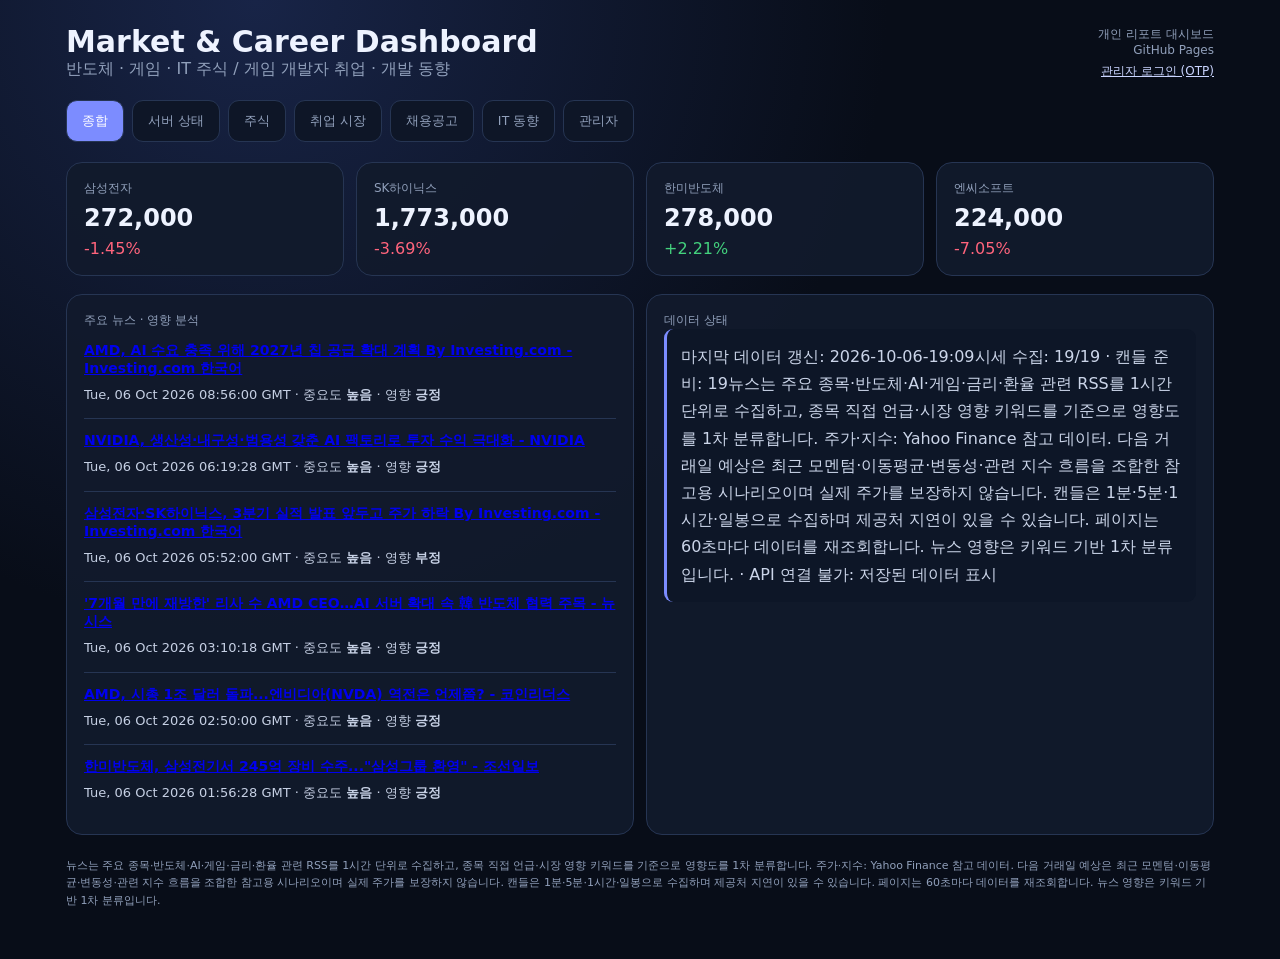
<file: index.html>
<!doctype html>
<html lang="ko"><head><meta charset="utf-8"><link rel="stylesheet" href="research-export.css"><meta name="viewport" content="width=device-width,initial-scale=1">
<title>Market & Career Dashboard</title>
<style>
:root{--bg:#080d18;--panel:#111a2c;--line:#263553;--text:#eef3ff;--muted:#91a0bb;--accent:#7c8cff;--up:#43d17d;--down:#ff647c}
*{box-sizing:border-box}body{margin:0;background:radial-gradient(circle at 20% 0,#182447,#080d18 45%);color:var(--text);font-family:system-ui,"Noto Sans KR",sans-serif}.app{max-width:1180px;margin:auto;padding:24px 16px 50px}
header{display:flex;justify-content:space-between;gap:16px;align-items:end;margin-bottom:20px}h1{margin:0;font-size:30px}.sub,.muted{color:var(--muted)}.date{text-align:right;font-size:12px;color:var(--muted)}
nav{display:flex;gap:8px;overflow:auto;margin-bottom:20px}nav .nav-link{display:inline-flex;align-items:center;justify-content:center;flex:0 0 auto;border:1px solid var(--line);background:#0e1627;color:var(--muted);padding:11px 15px;border-radius:11px;white-space:nowrap;font-size:13px;text-decoration:none}nav .nav-link:hover{background:#182442;color:var(--text)}nav .nav-link:focus-visible{outline:2px solid var(--accent);outline-offset:2px}button{border:1px solid var(--line);background:#0e1627;color:var(--muted);padding:11px 15px;border-radius:11px;cursor:pointer;white-space:nowrap}button.active{background:var(--accent);color:white}
.view{display:none}.view.active{display:block}#v8:not(.active) #liveTradingPanel,#v8:not(.active) #tradingPanel{display:none!important}.cards{display:grid;grid-template-columns:repeat(4,1fr);gap:12px}.stock-layout{display:grid;grid-template-columns:minmax(0,1fr) 360px;gap:16px;align-items:start}.stock-main{min-width:0}.stock-group{background:#111a2cf0;border:1px solid var(--line);border-radius:16px;padding:14px;margin-bottom:16px}.stock-group-title{font-size:13px;color:var(--muted);font-weight:700;margin:0 0 10px}.stock-grid{display:grid;grid-template-columns:repeat(2,minmax(0,1fr));gap:8px}.stock-grid .item{padding:12px;border:1px solid transparent;border-radius:10px}.stock-news-panel{position:sticky;top:12px;background:#111a2cf0;border:1px solid var(--line);border-radius:16px;padding:14px;height:calc(100vh - 36px);max-height:760px;overflow:hidden}.stock-news-head{display:flex;justify-content:space-between;align-items:center;gap:8px;padding-bottom:10px;border-bottom:1px solid var(--line);margin-bottom:4px}.stock-news-scroll{height:calc(100% - 42px);overflow-y:auto;padding-right:5px}.stock-news-scroll::-webkit-scrollbar{width:7px}.stock-news-scroll::-webkit-scrollbar-thumb{background:#334365;border-radius:8px}.stock-news-scroll::-webkit-scrollbar-track{background:#0b1322;border-radius:8px}.grid{display:grid;grid-template-columns:1fr 1fr;gap:12px;margin-top:18px}.card{background:#111a2cf0;border:1px solid var(--line);border-radius:16px;padding:17px}.label{font-size:12px;color:var(--muted)}.big{font-size:24px;font-weight:800;margin:7px 0}.up{color:var(--up)}.down{color:var(--down)}.item{padding:13px 0;border-bottom:1px solid var(--line)}.item:last-child{border:0}.stock-click{cursor:pointer}.stock-click:hover{background:#18233b}.modal{display:none;position:fixed;inset:0;background:rgba(0,0,0,.78);z-index:9999;padding:12px;overflow-y:auto;-webkit-overflow-scrolling:touch}.modal.open{display:flex;align-items:center;justify-content:center}.modal-box{width:100%;max-width:760px;max-height:calc(100dvh - 24px);overflow-y:auto;background:#111a2c;border:1px solid var(--line);border-radius:18px;padding:18px;position:relative}.modal-head{display:flex;justify-content:space-between;gap:12px;align-items:start}.modal-close{font-size:20px;padding:5px 10px}.forecast{display:grid;grid-template-columns:1fr 1fr;gap:12px;margin-top:14px}.forecast-card{background:#0d1627;border:1px solid var(--line);border-radius:12px;padding:15px}.forecast-price{font-size:20px;font-weight:800;margin:8px 0}.mini{font-size:12px;color:var(--muted);line-height:1.7}@media(max-width:600px){.forecast{grid-template-columns:1fr}.modal{padding:8px}.modal-box{max-height:calc(100dvh - 16px);padding:15px;border-radius:14px}.modal-head h2{font-size:20px;margin:5px 0}.modal-close{min-width:44px;min-height:44px}.forecast-price{font-size:18px}}.item h3{font-size:14px;margin:0 0 6px}.item p{font-size:13px;line-height:1.65;color:#c6d0e4;margin:0}.tag{display:inline-block;background:#202c49;border-radius:999px;padding:5px 8px;font-size:11px;margin:4px}.chart-card{margin-top:14px}.chart-toolbar{display:flex;justify-content:space-between;align-items:center;gap:10px;margin-top:10px}.chart-change{margin-left:10px;font-weight:700}.chart-ranges{display:flex;gap:5px}.chart-range{padding:7px 10px;font-size:11px}.chart-range.selected{background:var(--accent);color:#fff}.candle-scroll{overflow-x:auto;-webkit-overflow-scrolling:touch}.candle-scroll svg{min-width:100%;height:420px;background:#0b1322;border-radius:12px}.candle-wick{stroke:#9aa8c4;stroke-width:1}.candle-up{fill:#43d17d;stroke:#43d17d}.candle-down{fill:#ff647c;stroke:#ff647c}.chart-stats{display:flex;gap:16px;flex-wrap:wrap;margin:10px 0;font-size:12px;color:var(--muted)}.price-chart.detailed{margin-top:6px}.price-chart.detailed svg{height:390px;background:#0b1322;border-radius:12px}.chart-axis{fill:#91a0bb;font-size:12px}.chart-grid{stroke:#263553;stroke-width:1}.chart-history{fill:none;stroke:#7c8cff;stroke-width:3}.chart-short{stroke:#43d17d;stroke-width:3;stroke-dasharray:8 6}.chart-bull{stroke:#43d17d;stroke-width:2;stroke-dasharray:5 5}.chart-bear{stroke:#ff647c;stroke-width:2;stroke-dasharray:5 5}.chart-long{stroke:#f2c14e;stroke-width:3;stroke-dasharray:10 6}.chart-dot{fill:#eef3ff}.chart-legend{display:flex;flex-wrap:wrap;gap:10px;margin-top:9px;font-size:11px;color:#91a0bb}@media(max-width:600px){.chart-toolbar{align-items:flex-start;flex-direction:column}.chart-ranges{width:100%}.chart-range{flex:1}.price-chart.detailed svg{height:300px}.chart-axis{font-size:10px}.chart-stats{gap:10px}}.price-chart{margin-top:10px}.price-chart svg{width:100%;height:250px;display:block;background:#0b1322;border-radius:12px}.chart-grid{stroke:#263553;stroke-width:1}.chart-history{fill:none;stroke:#7c8cff;stroke-width:3}.chart-short{stroke:#43d17d;stroke-width:3;stroke-dasharray:7 6}.chart-bull{stroke:#43d17d;stroke-width:2;stroke-dasharray:5 5}.chart-bear{stroke:#ff647c;stroke-width:2;stroke-dasharray:5 5}.chart-long{stroke:#f2c14e;stroke-width:3;stroke-dasharray:9 6}.chart-dot{fill:#eef3ff}.chart-legend{display:flex;flex-wrap:wrap;gap:8px;margin-top:8px;font-size:11px;color:#91a0bb}.chart-empty{padding:30px;text-align:center;color:#91a0bb}.signal{background:#0d1627;border-left:3px solid var(--accent);padding:14px;border-radius:9px;line-height:1.7;color:#cbd5e9}.pair-grid{display:grid;grid-template-columns:1fr 1fr;gap:10px;margin-top:12px}.pair-box{background:#0d1627;border:1px solid var(--line);border-radius:12px;padding:14px}.pair-price{font-size:21px;font-weight:800;margin:5px 0}.pair-meta{font-size:12px;color:var(--muted);line-height:1.7}.pair-bar{height:8px;background:#202c49;border-radius:999px;overflow:hidden;margin-top:10px}.pair-bar>i{display:block;height:100%;background:var(--accent)}@media(max-width:600px){.pair-grid{grid-template-columns:1fr}}.employment-chart-grid{display:grid;grid-template-columns:1fr 1fr;gap:12px;margin-top:12px}.employment-bars{display:flex;align-items:flex-end;gap:10px;height:230px;padding:18px 6px 28px;border-bottom:1px solid var(--line)}.employment-bar-wrap{flex:1;height:100%;display:flex;flex-direction:column;justify-content:flex-end;align-items:center;gap:6px;min-width:0}.employment-bar-value{font-size:11px;font-weight:800}.employment-bar{width:min(42px,72%);min-height:4px;background:var(--accent);border-radius:6px 6px 2px 2px}.employment-bar-label{font-size:10px;color:var(--muted);white-space:nowrap}.employment-legend{display:flex;gap:12px;flex-wrap:wrap;margin-top:10px;font-size:11px;color:var(--muted)}.employment-legend span:before{content:"";display:inline-block;width:8px;height:8px;background:var(--accent);border-radius:2px;margin-right:5px}@media(max-width:800px){.employment-chart-grid{grid-template-columns:1fr}}.notice{margin-top:22px;font-size:11px;line-height:1.6;color:var(--muted)}.section-title{margin:20px 0 10px;font-size:15px}.live{font-size:11px;color:var(--up);margin-left:6px}.settings-form{display:grid;gap:12px;max-width:620px}.settings-form label{display:grid;gap:6px;font-size:12px;color:var(--muted)}.settings-form input{width:100%;padding:12px;border:1px solid var(--line);border-radius:10px;background:#0b1322;color:var(--text);font:inherit}.settings-actions{display:flex;gap:8px;flex-wrap:wrap}.settings-status{margin-top:12px}.secret-note{font-size:11px;line-height:1.6;color:var(--muted)}
.wallet-grid{display:grid;grid-template-columns:repeat(4,1fr);gap:10px;margin-top:12px}.wallet-stat{background:#0d1627;border:1px solid var(--line);border-radius:12px;padding:13px}.wallet-stat .value{font-size:20px;font-weight:800;margin-top:6px}.account-list{margin-top:12px}.account-row{padding:10px 0;border-bottom:1px solid var(--line);font-size:12px;line-height:1.65}.account-row:last-child{border-bottom:0}.order-meta{display:flex;gap:8px;flex-wrap:wrap;align-items:center}.order-badge{display:inline-block;padding:3px 7px;border-radius:999px;background:#202c49;font-size:10px}.order-buy{color:var(--up)}.order-sell{color:var(--down)}@media(max-width:800px){.wallet-grid{grid-template-columns:1fr 1fr}}@media(max-width:450px){.wallet-grid{grid-template-columns:1fr}}
@media(max-width:800px){.cards{grid-template-columns:1fr 1fr}.grid{grid-template-columns:1fr}.stock-layout{grid-template-columns:1fr}.stock-news-panel{position:relative;top:auto;height:460px;max-height:none}.stock-grid{grid-template-columns:1fr 1fr}header{align-items:start;flex-direction:column}.date{text-align:left}}@media(max-width:450px){h1{font-size:24px}.app{padding:18px 12px}.stock-grid{grid-template-columns:1fr}.stock-news-panel{height:420px}}
<style>
.trade-toggle{display:inline-flex;align-items:center;gap:10px;margin-top:8px}
.trade-toggle input{position:absolute;opacity:0;pointer-events:none}
.trade-switch{position:relative;width:52px;height:28px;border-radius:999px;background:#33405b;border:1px solid var(--line);display:inline-block;cursor:pointer;transition:.18s}
.trade-switch:after{content:"";position:absolute;top:3px;left:3px;width:20px;height:20px;border-radius:50%;background:#fff;transition:.18s}
.trade-toggle input:checked+.trade-switch{background:var(--up);border-color:var(--up)}
.trade-toggle input:checked+.trade-switch:after{transform:translateX(24px)}
.trade-toggle .toggle-text{font-weight:800;min-width:28px}
.trade-toggle input:disabled+.trade-switch{opacity:.45;cursor:not-allowed}
</style><style>.backtest-head{display:flex;justify-content:space-between;align-items:center;gap:12px;flex-wrap:wrap}.bt-progress{height:24px;background:#0b1322;border:1px solid var(--line);border-radius:999px;overflow:hidden;margin:14px 0}.bt-progress i{display:block;height:100%;width:0;background:linear-gradient(90deg,var(--accent),#43d17d);transition:width .5s}.bt-progress-text{font-size:26px;font-weight:900}.bt-grid{display:grid;grid-template-columns:repeat(4,1fr);gap:10px}.bt-stat{background:#0d1627;border:1px solid var(--line);border-radius:12px;padding:14px}.bt-stat .v{font-size:19px;font-weight:800;margin-top:5px}.bt-symbols{display:grid;grid-template-columns:repeat(3,1fr);gap:8px;margin-top:12px}.bt-symbol{background:#0d1627;border:1px solid var(--line);border-radius:10px;padding:12px}.bt-ok{color:var(--up)}.bt-wait{color:var(--muted)}.bt-log{background:#080d18;border:1px solid var(--line);border-radius:10px;padding:12px;white-space:pre-wrap;font:12px/1.55 ui-monospace,SFMono-Regular,Consolas,monospace;max-height:360px;overflow:auto;color:#c6d0e4}@media(max-width:800px){.bt-grid{grid-template-columns:1fr 1fr}.bt-symbols{grid-template-columns:1fr 1fr}}@media(max-width:450px){.bt-grid,.bt-symbols{grid-template-columns:1fr}.bt-progress-text{font-size:22px}}</style><style>.bt-mini-progress{height:7px;background:#202c49;border-radius:999px;overflow:hidden;margin-top:8px}.bt-mini-progress i{display:block;height:100%;background:var(--accent);transition:width .4s}</style><style>.bt-symbol-pct{font-size:22px;font-weight:900;margin-top:8px;font-variant-numeric:tabular-nums}</style><style>
/* Admin login is a static form; only the home server can authenticate it. */
.admin-login-box{max-width:525px}
.admin-login-form{display:grid;gap:12px;margin:14px 0 10px}
.admin-login-form label{display:grid;gap:5px;font-size:13px;font-weight:650;color:#d9e4fb}
.admin-login-form input{font:inherit;color:#eef3ff;background:#0b1427;border:1px solid #405372;border-radius:9px;padding:10px 12px;width:100%;min-height:43px}
.admin-login-form input:focus-visible{outline:2px solid #8497ff;outline-offset:1px}
.admin-login-form button{background:#485fcb;color:#fff;font-weight:750}
.admin-login-status{min-height:24px;font-size:12px;color:#ffb9c6;margin:8px 0}
.admin-quick-link{display:inline-block;color:#cad5ff;font-size:12px;margin-top:6px}
.admin-direct-link{display:inline-flex;align-items:center;justify-content:center;min-height:46px;padding:12px 18px;margin:12px 0 7px;background:#485fcb;border:1px solid #7b8df4;border-radius:10px;color:#fff;font-size:14px;font-weight:750;text-decoration:none}
.admin-direct-link:hover{background:#5b72ea;color:#fff}
.admin-direct-link:focus-visible{outline:2px solid #c1cdff;outline-offset:3px}
@media(max-width:800px){.admin-login-box{max-width:none}}
</style>
</head>
<body><div class="app">
<header><div><h1>Market & Career Dashboard</h1><div class="sub">반도체 · 게임 · IT 주식 / 게임 개발자 취업 · 개발 동향</div></div><div class="date">개인 리포트 대시보드<br>GitHub Pages<br><a class="admin-quick-link" href="./admin.html">관리자 로그인 (OTP)</a></div></header>
<nav aria-label="대시보드 메뉴"><button class="active" data-view="v0">종합</button><a class="nav-link" href="./server-status.html">서버 상태</a><button data-view="v1">주식</button><button data-view="v2">취업 시장</button><button data-view="v5">채용공고</button><button data-view="v4">IT 동향</button><button data-view="v9">연구·데이터</button><button data-view="v7">관리자</button></nav>
<section id="v0" class="view active"><div id="summary" class="cards"></div><div class="grid"><div class="card"><div class="label">주요 뉴스 · 영향 분석</div><div id="topnews"></div></div><div class="card"><div class="label">데이터 상태</div><div id="status" class="signal">데이터를 불러오는 중...</div></div></div></section>
<section id="v1" class="view">
  <div class="stock-layout">
    <div class="stock-main">
      <div class="stock-group"><div class="stock-group-title">종합 지수 <span id="realtimeStatus" class="live">● WebSocket 연결 중</span></div><div id="indices" class="stock-grid"></div></div>
      <div class="stock-group"><div class="stock-group-title">한국 주식</div><div id="koreaStocks" class="stock-grid"></div></div>
      <div class="stock-group"><div class="stock-group-title">미국 · 글로벌 반도체</div><div id="usStocks" class="stock-grid"></div></div>
      <div class="stock-group"><div class="stock-group-title">반도체 ETF</div><div id="etfs" class="stock-grid"></div></div>
      <div class="stock-group"><div class="stock-group-title">반도체 3배 ETF <span class="live">● Bull / Bear</span></div><div id="leveragedEtfs" class="stock-grid"></div></div>
    </div>
    <aside class="stock-news-panel">
      <div class="stock-news-head"><div><b>주식 관련 뉴스</b><div class="mini">1시간 갱신 · 영향도 높은 순</div></div><span class="live">● LIVE</span></div>
      <div id="stockImpactNews" class="stock-news-scroll"><p class="muted">뉴스를 불러오는 중...</p></div>
    </aside>
  </div>
</section>
<section id="v2" class="view"><div class="grid"><div class="card"><div class="label">취업시장</div><div id="jobs"></div></div><div class="card"><div class="label">최근 채용시장 관련 정보</div><div id="jobnews"></div></div></div><div class="employment-market-content"><div class="grid"><div class="card"><div class="label">청년 고용 핵심지표 · 통계청</div><div id="employmentStats" class="cards" style="margin-top:12px"></div><div id="employmentPeriod" class="mini" style="margin-top:12px"></div></div><div class="card"><div class="label">취업시장 판단</div><div id="employmentSignal" class="signal">데이터를 불러오는 중...</div></div></div><div class="employment-chart-grid"><div class="card"><div class="label">최근 고용률 · 월별</div><div id="employmentTrend"></div></div><div class="card"><div class="label">청년 고용률 · 연간</div><div id="employmentAnnual"></div></div></div><div class="card" style="margin-top:12px"><div class="label">게임·IT 취업 관점</div><div id="employmentCareer"></div></div><div class="card" style="margin-top:12px"><div class="label">개발 동향</div><div id="trends"></div></div><div class="notice">고용률과 실업률은 통계청 경제활동인구조사 기준입니다. 월별 공식 통계는 발표 시점에 따라 최신 월이 달라질 수 있으며, 아래 수치는 마지막으로 확인된 공식 발표 기준으로 표시합니다.</div></div></section>
<section id="v5" class="view"><div class="card"><div class="label">채용공고 · 최근 30일 누적 <span class="live">● 1시간 갱신</span></div><div id="jobFilters" style="display:flex;gap:8px;flex-wrap:wrap;margin:12px 0"><select id="jobAreaFilter"><option value="">전체 직무</option><option>클라이언트</option><option>백엔드/서버</option><option>프론트엔드</option><option>AI/데이터</option><option>개발</option></select><select id="jobCareerFilter"><option value="">전체 경력</option><option>신입</option><option>인턴</option><option>신입/경력</option><option>경력</option></select><input id="jobSkillFilter" placeholder="기술 스택 검색" style="min-width:180px;padding:10px;border-radius:10px;border:1px solid var(--line);background:#0e1627;color:var(--text)"></div><div id="jobPostingList"></div></div></section>


<section id="v4" class="view"><div class="grid"><div class="card"><div class="label">신기술 · IT</div><div id="technews"></div></div><div class="card"><div class="label">자동 업데이트</div><div class="signal">시장 데이터는 브라우저에서 주기적으로 갱신하고, 뉴스·취업·개발 데이터는 GitHub Actions가 수집합니다.</div></div></div></section>
<section id="v9" class="view">
<div class="card" style="margin-bottom:12px">
  <div class="backtest-head">
    <div>
      <div class="label">Research & Data</div>
      <h2 style="margin:5px 0">연구·데이터 현황</h2>
      <div class="muted">메인 화면은 조회·다운로드 중심입니다. 수집 시작/중지, AI 연구 실행, Git 패치 병합과 배포는 관리자 페이지에서 제어합니다.</div>
    </div>
    <div style="display:flex;gap:8px;flex-wrap:wrap"><button type="button" onclick="location.href='./server-status.html'">서버 상태 그래프</button><button type="button" onclick="location.href='./admin.html'">관리자 로그인 (OTP)</button></div>
  </div>
</div>
<div class="card">
  <div class="backtest-head">
    <div>
      <div class="label">Toss Raw Tick · 미국주식 30종목</div>
      <h2 style="margin:5px 0">실시간 Tick 수집</h2>
      <div id="tickCollectorPhase" class="muted">Tick collector 상태 확인 중...</div>
    </div>
    <div><span id="tickSessionBadge" class="bt-progress-text">-</span></div>
  </div>
  <div class="bt-grid" style="margin-top:12px">
    <div class="bt-stat"><div class="label">현재 세션</div><div class="v" id="tickMarketSession">-</div></div>
    <div class="bt-stat"><div class="label">구독 종목</div><div class="v" id="tickSubscribed">-</div></div>
    <div class="bt-stat"><div class="label">누적 Tick</div><div class="v" id="tickTotal">-</div></div>
    <div class="bt-stat"><div class="label">현재 세션 저장량</div><div class="v" id="tickDataSize">-</div></div>
  </div>
  <div class="grid" style="margin-top:12px">
    <div class="card" style="margin-top:0">
      <div class="label">장 운영 정보</div>
      <div id="tickWindow" class="signal">상태 확인 중...</div>
    </div>
    <div class="card" style="margin-top:0">
      <div class="label">연결 / 데이터 품질</div>
      <div id="tickQuality" class="signal">상태 확인 중...</div>
    </div>
  </div>
  <div class="card" style="margin-top:12px">
    <div class="label">종목별 수신 Tick</div>
    <div id="tickBySymbol" class="bt-symbols" style="margin-top:10px"></div>
  </div>
  <div class="mini" style="margin-top:10px;color:#f0b84b">Toss 실시간 WebSocket은 LOSSY입니다. 표시되는 수치는 이 서버가 실제 수신한 Tick이며 완전한 exchange tape를 의미하지 않습니다.</div>
</div>

<div class="card" style="margin-top:12px">
  <div class="backtest-head">
    <div>
      <div class="label">Strategy Engine V4 · Research Pipeline</div>
      <h2 style="margin:5px 0">V4 연구 진행 모니터</h2>
      <div id="v4AuditPhase" class="muted">감사 상태 확인 중...</div>
    </div>
    <div><span id="v4AuditBadge" class="bt-progress-text">-</span></div>
  </div>
  <div class="bt-grid" style="margin-top:12px">
    <div class="bt-stat"><div class="label">실행 상태</div><div class="v" id="v4AuditState">-</div></div>
    <div class="bt-stat"><div class="label">PID</div><div class="v" id="v4AuditPid">-</div></div>
    <div class="bt-stat"><div class="label">Timestamp</div><div class="v" id="v4AuditTimestampKind">-</div></div>
    <div class="bt-stat"><div class="label">세션 파일</div><div class="v" id="v4AuditBytes">-</div></div>
  </div>
  <div class="grid" style="margin-top:12px">
    <div class="card" style="margin-top:0">
      <div class="label">현재 처리 위치</div>
      <div id="v4AuditCurrent" class="signal">-</div>
    </div>
    <div class="card" style="margin-top:0">
      <div class="label">최종 결과</div>
      <div id="v4AuditResult" class="signal">아직 결과 JSON이 생성되지 않았습니다.</div>
    </div>
  </div>
  <div id="v4AuditRunDir" class="mini" style="margin-top:8px">-</div>

  <div class="card" style="margin-top:12px">
    <div class="label">검증 파이프라인</div>
    <div id="v4ResearchRoadmap" class="bt-symbols" style="margin-top:10px"></div>
  </div>

  <div class="card" style="margin-top:12px">
    <div class="backtest-head">
      <div>
        <div class="label">현재 작업</div>
        <div id="v4ResearchCurrentJob" class="signal">대기 중</div>
      </div>
      <div><span id="v4ResearchProgressText" class="bt-progress-text">0%</span></div>
    </div>
    <div class="bt-progress" style="margin-top:10px"><i id="v4ResearchProgressBar"></i></div>
    <div class="bt-grid" style="margin-top:10px">
      <div class="bt-stat"><div class="label">완료 Job</div><div class="v" id="v4ResearchJobs">-</div></div>
      <div class="bt-stat"><div class="label">처리 행</div><div class="v" id="v4ResearchRows">-</div></div>
      <div class="bt-stat"><div class="label">Signals / Entries</div><div class="v" id="v4ResearchSignals">-</div></div>
      <div class="bt-stat"><div class="label">Trades</div><div class="v" id="v4ResearchTrades">-</div></div>
    </div>
    <div class="label" style="margin-top:12px">현재 작업 로그</div>
    <div id="v4ResearchLog" class="bt-log" style="max-height:220px">진행 로그를 기다리는 중...</div>
  </div>
</div>

<div class="card" style="margin-top:12px" id="evolutionV0Card">
  <div class="backtest-head">
    <div>
      <div class="label">Evolution Trading AI V0 · 연구 전용</div>
      <h2 style="margin:5px 0">AI 세대 학습 모니터</h2>
      <div id="evolutionV0Status" class="signal">상태 확인 중...</div>
    </div>
    <div><span id="evolutionV0ProgressText" class="bt-progress-text">0%</span></div>
  </div>
  <div class="bt-progress" style="margin-top:10px"><i id="evolutionV0ProgressBar"></i></div>
  <div class="mini" id="evolutionV0Range" style="margin-top:7px">실행 범위 확인 중...</div>

  <div class="bt-grid" style="margin-top:12px">
    <div class="bt-stat"><div class="label">Generation</div><div class="v" id="evolutionV0Generation">-</div></div>
    <div class="bt-stat"><div class="label">완료 세션</div><div class="v" id="evolutionV0Sessions">-</div></div>
    <div class="bt-stat"><div class="label">Evaluated Population</div><div class="v" id="evolutionV0Population">-</div></div>
    <div class="bt-stat"><div class="label">Alive / Dead</div><div class="v" id="evolutionV0Survival">-</div></div>
  </div>
  <div class="bt-grid" style="margin-top:10px">
    <div class="bt-stat"><div class="label">Best Bot</div><div class="v" id="evolutionV0BestBot">-</div></div>
    <div class="bt-stat"><div class="label">Best Daily</div><div class="v" id="evolutionV0BestDaily">-</div></div>
    <div class="bt-stat"><div class="label">Mean Daily</div><div class="v" id="evolutionV0MeanDaily">-</div></div>
    <div class="bt-stat"><div class="label">Best Lifetime</div><div class="v" id="evolutionV0Lifetime">-</div></div>
  </div>
  <div class="bt-grid" style="margin-top:10px">
    <div class="bt-stat"><div class="label">평가 Window</div><div class="v" id="evolutionV0Window">-</div></div>
    <div class="bt-stat"><div class="label">Best Window</div><div class="v" id="evolutionV0BestWindow">-</div></div>
    <div class="bt-stat"><div class="label">Mean Window</div><div class="v" id="evolutionV0MeanWindow">-</div></div>
    <div class="bt-stat"><div class="label">Selection</div><div class="v" id="evolutionV0WindowState">-</div></div>
  </div>
  <div class="label" style="margin-top:12px">Stability Selection</div>
  <div class="bt-grid" style="margin-top:8px">
    <div class="bt-stat"><div class="label">Fold Structure</div><div class="v" id="evolutionV0FoldStructure">-</div></div>
    <div class="bt-stat"><div class="label">Stable Parents</div><div class="v" id="evolutionV0StableParents">-</div></div>
    <div class="bt-stat"><div class="label">Best Positive Folds</div><div class="v" id="evolutionV0BestFolds">-</div></div>
    <div class="bt-stat"><div class="label">Best Median Fold</div><div class="v" id="evolutionV0BestMedianFold">-</div></div>
  </div>
  <div class="bt-grid" style="margin-top:10px">
    <div class="bt-stat"><div class="label">Best Worst Fold</div><div class="v" id="evolutionV0BestWorstFold">-</div></div>
    <div class="bt-stat"><div class="label">Mean Positive Folds</div><div class="v" id="evolutionV0MeanFolds">-</div></div>
  </div>

  <div class="bt-grid" style="margin-top:10px">
    <div class="bt-stat"><div class="label">Trades Today</div><div class="v" id="evolutionV0Trades">-</div></div>
    <div class="bt-stat"><div class="label">Parent Pool</div><div class="v" id="evolutionV0Parents">-</div></div>
    <div class="bt-stat"><div class="label">Mutations</div><div class="v" id="evolutionV0Mutations">-</div></div>
    <div class="bt-stat"><div class="label">Neutral / Invalid</div><div class="v" id="evolutionV0Neutral">-</div></div>
  </div>

  <div class="label" style="margin-top:12px">Frozen Validation</div>
  <div class="bt-grid" style="margin-top:8px">
    <div class="bt-stat"><div class="label">Run Mode</div><div class="v" id="evolutionV0EvalMode">-</div></div>
    <div class="bt-stat"><div class="label">Fitness</div><div class="v" id="evolutionV0FitnessMode">-</div></div>
    <div class="bt-stat"><div class="label">Source Train</div><div class="v" id="evolutionV0SourceTrain">-</div></div>
    <div class="bt-stat"><div class="label">Validation Best</div><div class="v" id="evolutionV0ValidationBest">-</div></div>
    <div class="bt-stat"><div class="label">Validation Mean</div><div class="v" id="evolutionV0ValidationMean">-</div></div>
  </div>
  <div class="bt-grid" style="margin-top:10px">
    <div class="bt-stat"><div class="label">Validation Trades</div><div class="v" id="evolutionV0ValidationTrades">-</div></div>
    <div class="bt-stat"><div class="label">Source Population</div><div class="v" id="evolutionV0SourcePopulation">-</div></div>
    <div class="bt-stat"><div class="label">Selection Mode</div><div class="v" id="evolutionV0SelectionMode">-</div></div>
    <div class="bt-stat"><div class="label">Shortlist</div><div class="v" id="evolutionV0Shortlist">-</div></div>
    <div class="bt-stat"><div class="label">Source Gen</div><div class="v" id="evolutionV0SourceGenerations">-</div></div>
    <div class="bt-stat"><div class="label">Population Lock</div><div class="v" id="evolutionV0PopulationLock">-</div></div>
  </div>

  <div class="label" style="margin-top:12px">Generalization Diagnostics</div>
  <div class="bt-grid" style="margin-top:8px">
    <div class="bt-stat"><div class="label">Verdict</div><div class="v" id="evolutionV0GenVerdict">-</div></div>
    <div class="bt-stat"><div class="label">Positive Bots</div><div class="v" id="evolutionV0PositiveBots">-</div></div>
    <div class="bt-stat"><div class="label">Median Validation</div><div class="v" id="evolutionV0MedianValidation">-</div></div>
    <div class="bt-stat"><div class="label">Train↔Val Rank Corr</div><div class="v" id="evolutionV0TrainValCorr">-</div></div>
  </div>
  <div class="bt-grid" style="margin-top:10px">
    <div class="bt-stat"><div class="label">Avg Trades/Bot</div><div class="v" id="evolutionV0AvgTrades">-</div></div>
    <div class="bt-stat"><div class="label">Trade↔Val Corr</div><div class="v" id="evolutionV0TradeCorr">-</div></div>
    <div class="bt-stat"><div class="label">Avg Cost/Bot</div><div class="v" id="evolutionV0AvgCost">-</div></div>
    <div class="bt-stat"><div class="label">Final OOS</div><div class="v" id="evolutionV0OosGate">-</div></div>
  </div>

  <div class="label" style="margin-top:12px">Adaptive Resource Guard</div>
  <div class="bt-grid" style="margin-top:8px">
    <div class="bt-stat"><div class="label">CPU</div><div class="v" id="evolutionV0Cpu">-</div></div>
    <div class="bt-stat"><div class="label">RAM</div><div class="v" id="evolutionV0Ram">-</div></div>
    <div class="bt-stat"><div class="label">Swap</div><div class="v" id="evolutionV0Swap">-</div></div>
    <div class="bt-stat"><div class="label">Process RAM</div><div class="v" id="evolutionV0ProcessRam">-</div></div>
  </div>
  <div class="bt-grid" style="margin-top:10px">
    <div class="bt-stat"><div class="label">Next Population</div><div class="v" id="evolutionV0NextPopulation">-</div></div>
    <div class="bt-stat"><div class="label">Safe Population</div><div class="v" id="evolutionV0SafePopulation">-</div></div>
    <div class="bt-stat"><div class="label">Peak Population</div><div class="v" id="evolutionV0PeakPopulation">-</div></div>
    <div class="bt-stat"><div class="label">Scale Decision</div><div class="v" id="evolutionV0ScaleDecision">-</div></div>
  </div>

  <div class="label" style="margin-top:12px">최근 상태</div>
  <div id="evolutionV0Log" class="bt-log" style="max-height:120px">로그를 기다리는 중...</div>

  <div class="label" style="margin-top:12px">최근 실행 기록</div>
  <div id="evolutionV0RecentRuns" class="bt-symbols" style="margin-top:8px"></div>
  <div class="muted" style="margin-top:8px">3초 자동 갱신 · Historical simulation · $100 일별 초기화 · 실거래 연결 없음</div>
</div>

<section id="researchExportCenter" class="card" style="margin-bottom:14px"></section>
<div class="card" style="margin-top:12px">
  <div class="backtest-head">
    <div>
      <div class="label">Toss 1분봉 · 확장 Universe</div>
      <h2 style="margin:5px 0">데이터 수집 모니터</h2>
      <div id="btPhase" class="muted">수집 상태 확인 중...</div>
    </div>
    <div>
      <a href="./backtest-v2.html" style="display:inline-block;margin-right:10px">V2 백테스트 결과</a>
      <span class="bt-progress-text" id="btProgressText">0%</span>
    </div>
  </div>
  <div class="bt-progress"><i id="btProgressBar"></i></div>
  <div class="bt-grid" style="margin-top:12px">
    <div class="bt-stat"><div class="label">완료 종목</div><div class="v" id="btUniverseDone">-</div></div>
    <div class="bt-stat"><div class="label">전체 종목</div><div class="v" id="btUniverseTotal">-</div></div>
    <div class="bt-stat"><div class="label">현재 수집</div><div class="v" id="btUniverseCurrent">-</div></div>
    <div class="bt-stat"><div class="label">현재 저장 봉</div><div class="v" id="btUniverseRows">-</div></div>
  </div>
  <div class="bt-grid" style="margin-top:10px">
    <div class="bt-stat"><div class="label">디스크 사용</div><div class="v" id="btDiskUsed">-</div></div>
    <div class="bt-stat"><div class="label">남은 용량</div><div class="v" id="btDiskFree">-</div></div>
    <div class="bt-stat"><div class="label">수집 데이터 크기</div><div class="v" id="btDataSize">-</div></div>
    <div class="bt-stat"><div class="label">저장공간 상태</div><div class="v" id="btDiskState">-</div></div>
  </div>
</div>

<div class="card" style="margin-top:12px">
  <div class="label">종목별 수집 현황</div>
  <div id="btUniverseSummary" class="mini" style="margin-top:6px">상태 확인 중...</div>
  <div id="btUniverseCards" class="bt-symbols" style="margin-top:10px"></div>
</div>

<div class="card" style="margin-top:12px">
  <div class="label">수집 로그 · 최근 120줄</div>
  <div id="btLog" class="bt-log">로그를 불러오는 중...</div>
</div>
</section>
<section id="v7" class="view" aria-label="관리자 로그인">
  <div class="grid">
    <div class="card admin-login-box">
      <div class="label">HOME SERVER · PRIVATE ADMINISTRATION</div>
      <h2 style="margin:5px 0 8px">관리자 로그인</h2>
      <p class="muted mini">ID·비밀번호·Google OTP로 인증합니다. 검증과 세션 발급은 홈서버에서만 수행합니다.</p>
      <form id="login" class="admin-login-form" autocomplete="on">
        <label for="user">관리자 ID
          <input id="user" name="username" type="text" autocomplete="username" minlength="3" maxlength="32" pattern="[A-Za-z][A-Za-z0-9_-]{2,31}" required>
        </label>
        <label for="password">비밀번호
          <input id="password" name="password" type="password" autocomplete="current-password" maxlength="256" required>
        </label>
        <label for="otp">Google OTP · 6자리
          <input id="otp" name="otp" type="text" inputmode="numeric" pattern="[0-9]{6}" autocomplete="one-time-code" maxlength="6" placeholder="000000" required>
        </label>
        <button id="submit" type="submit">인증 후 관리자 페이지 접속</button>
      </form>
      <div id="loginStatus" class="admin-login-status" role="status" aria-live="polite"></div>
      <p class="mini">Tailscale이 연결된 기기에서만 로그인할 수 있습니다. 입력 정보는 GitHub Pages에 저장하지 않습니다.</p>
      <div class="settings-actions">
        <a href="./admin.html">로그인 화면을 새 페이지로 열기</a>
        <a href="./server-status.html">서버 상태 그래프</a>
      </div>
      <div id="settingsStatus" class="mini muted" style="margin-top:9px">보안 연결: 홈서버 Tailscale HTTPS (외부 인터넷에는 비공개)</div>
    </div>
    <div class="card">
      <h3>로그인 후 이용할 수 있는 기능</h3>
      <div class="signal">
        <b>AI</b> · V0.9 가상시장 관제 / 봇별 상태<br>
        <b>데이터 수집</b> · 틱 / 과거 시세 / 수집기 제어<br>
        <b>서버</b> · 성능 그래프 / 운영 상태 / Git 확인<br>
        <b>보안 설정</b> · API 키 관리 (홈서버 전용)
      </div>
      <p class="mini" style="margin-top:12px">GitHub Pages는 로그인 화면만 제공하며 관리자 데이터를 공개하지 않습니다. 인증되면 Tailnet 안의 별도 관리 화면으로 이동합니다.</p>
    </div>
  </div>
</section>
<div class="notice" id="notice">데이터 정책을 불러오는 중...</div></div><div id="stockModal" class="modal"><div class="modal-box"><div id="stockDetail"></div></div></div><div id="jobModal" class="modal"><div class="modal-box"><div id="jobDetail"></div></div></div>
</div>
<script src="dashboard-config.js"></script>
<script>
const PUBLIC_READ_ONLY=window.DASHBOARD_CONFIG?.publicReadOnly===true;
const AWS_API_BASE=window.DASHBOARD_CONFIG?.apiBase||"https://35.79.235.14"; // Existing endpoint retained until verified HTTPS configuration is supplied.
const esc=s=>String(s??"").replace(/[&<>"]/g,m=>({"&":"&amp;","<":"&lt;",">":"&gt;",'"':"&quot;"}[m]));
function formatKSTDateTime(v){
  if(!v)return "-";
  const d=new Date(v);
  if(Number.isNaN(d.getTime()))return String(v);
  return new Intl.DateTimeFormat("ko-KR",{timeZone:"Asia/Seoul",year:"numeric",month:"2-digit",day:"2-digit",hour:"2-digit",minute:"2-digit",hour12:false}).format(d).replace(/\.\s?/g,"-").replace(/\./g,"").replace(/\s+/g," ");
}
const cls=v=>v==null?"":v>=0?"up":"down";
const SETTINGS_TOKEN_KEY="market_dashboard_admin_token";
function settingsHeaders(){
 const token=localStorage.getItem(SETTINGS_TOKEN_KEY)||"";
 return token?{"Content-Type":"application/json","Authorization":"Bearer "+token}:{"Content-Type":"application/json"};
}
async function settingsRequest(path,options={}){
 if(PUBLIC_READ_ONLY) throw new Error("공개 대시보드는 조회 전용입니다.");
 if(!AWS_API_BASE) throw new Error("AWS_API_BASE가 설정되지 않았습니다.");
 const res=await fetch(AWS_API_BASE+path,{...options,headers:{...settingsHeaders(),...(options.headers||{})}});
 const data=await res.json().catch(()=>({}));
 if(!res.ok) throw new Error(data.error||("HTTP "+res.status));
 return data;
}
function settingsMessage(msg,ok=true){
 const el=document.getElementById("settingsStatus");
 if(el){el.textContent=msg;el.className="signal settings-status "+(ok?"":"down");}
}
const ADMIN_PORTAL_URL="./admin.html";
async function loadSettings(){
  settingsMessage("Tailscale 연결 후 관리자 로그인에서 ID·비밀번호·Google OTP를 입력하세요.");
}
async function loginSettings(){
  window.location.href=ADMIN_PORTAL_URL;
}
async function logoutSettings(){
  window.location.href=ADMIN_PORTAL_URL;
}
async function tradingRequest(path,options={}){
 if(PUBLIC_READ_ONLY) throw new Error("거래 기능이 비활성화되어 있습니다.");
 const token=localStorage.getItem(SETTINGS_TOKEN_KEY)||"";
 if(!token)throw new Error("먼저 설정 탭에서 관리자 로그인하세요.");
 const res=await fetch(AWS_API_BASE+path,{...options,headers:{...settingsHeaders(),...(options.headers||{})}});
 const data=await res.json().catch(()=>({}));
 if(!res.ok)throw new Error(data.error||("HTTP "+res.status));
 return data;
}
function wonFmt(v){return v==null?"-":"₩"+Number(v).toLocaleString("ko-KR",{maximumFractionDigits:0});}
async function refreshTrading(){
 const state=document.getElementById("tradingAuthState");
 const token=localStorage.getItem(SETTINGS_TOKEN_KEY)||"";
 if(!token){state.textContent="로그인 필요 · 설정 탭에서 관리자 로그인";document.getElementById("liveTradingPanel").style.display="none";return;}
 try{
  const d=await tradingRequest("/api/trading/status");
  state.textContent="로그인됨 · 모드: "+String(d.mode).toUpperCase()+" · 실거래 API: "+(d.liveTradingEnabled?"환경 허용":"기본 잠금");
  document.getElementById("tradingEngineState").textContent=d.engine_enabled?"모의 엔진 실행 중":"중지";
  document.getElementById("tradingEngineBtn").textContent=d.engine_enabled?"모의 엔진 중지":"모의 엔진 시작";
  document.getElementById("tradingOrderLimit").textContent=wonFmt(d.maxOrderKrw);
  document.getElementById("tradingLossLimit").textContent=wonFmt(d.dailyLossLimitKrw);
  await refreshPaper(); await refreshLiveTrading();
 }catch(e){state.textContent=e.message;}
}
async function refreshLiveTrading(){
 try{
  const d=await tradingRequest("/api/trading/live/status");
  const p=document.getElementById("liveTradingPanel"); p.style.display="block";
  document.getElementById("tradingLiveLock").textContent=d.liveTradingEnabled?"실거래 환경 허용 · ARM 후 엔진/자동매매를 켤 수 있습니다.":"실거래 환경 잠금 · 서버 설정을 먼저 확인하세요.";
  document.getElementById("liveSession").textContent=d.session||"-";
  document.getElementById("liveSessionMessage").textContent=d.sessionMessage||"-";
  document.getElementById("liveMaxOrderUsd").textContent="$"+Number(d.limits?.maxOrderUsd||0).toFixed(2);
  document.getElementById("liveMaxLossUsd").textContent="$"+Number(d.limits?.maxDailyLossUsd||0).toFixed(2);
  document.getElementById("liveTakeProfit").textContent="+"+Number(d.limits?.takeProfitPct||0).toFixed(2)+"%";
  document.getElementById("liveStopLoss").textContent="-"+Number(d.limits?.stopLossPct||0).toFixed(2)+"%";

  const c=d.candidate;
  document.getElementById("liveCandidate").textContent=c?(c.symbol+" · "+c.name):"후보 없음";
  document.getElementById("liveCandidateDetail").innerHTML=c?(
    "거래량 순위 <b>#"+esc(c.rank||"-")+"</b> · 거래량 <b>"+Number(c.tradingVolume||0).toLocaleString("en-US",{maximumFractionDigits:0})+"</b>주"+
    "<br>현재가 <b>$"+Number(c.price||0).toFixed(2)+"</b> · 등락 <b>"+(Number(c.changePct||0)>=0?"+":"")+Number(c.changePct||0).toFixed(2)+"%</b> · 신호 <b>"+esc(c.signal||"-")+"</b>"+
    "<br>SMA5 "+(c.sma5==null?"-":Number(c.sma5).toFixed(2))+" · SMA20 "+(c.sma20==null?"-":Number(c.sma20).toFixed(2))+" · RSI14 "+(c.rsi14==null?"-":Number(c.rsi14).toFixed(1))+" · 거래량배수 "+(c.volumeSurge==null?"-":Number(c.volumeSurge).toFixed(2))+"x"+
    "<br>가격 범위 $"+Number(d.limits?.minUsPrice||0).toFixed(2)+" ~ $"+Number(d.limits?.maxUsPrice||0).toFixed(2)+" · 최소 거래량 "+Number(d.limits?.minUsVolume||0).toLocaleString()+"주"+
    "<br>"+esc(c.reason||"")
  ):"거래량 랭킹/분석 대기";
  document.getElementById("liveRankings").innerHTML=(d.rankings||[]).map((x,i)=>
    "<div style=\"padding:7px 0;border-bottom:1px solid var(--line)\">#"+esc(x.rank||i+1)+" <b>"+esc(x.symbol)+"</b> · "+Number(x.tradingVolume||0).toLocaleString("en-US",{maximumFractionDigits:0})+"주 · $"+Number(x.price||0).toFixed(2)+" · "+esc(x.signal||"-")+"</div>"
  ).join("")||"비교할 종목이 없습니다.";

  document.getElementById("livePosition").textContent=d.managedSymbol?(
    d.managedSymbol+" · 진입가 "+(d.entryPrice?"$"+Number(d.entryPrice).toFixed(2):"체결 대기")+" · 미체결 "+(d.pendingSide||"없음")
  ):"관리 중인 자동매매 포지션 없음";
  document.getElementById("liveLastAction").textContent="최근 스캔: "+(d.lastScanAt||"-")+" · "+(d.lastAction||"실행 없음");
  document.getElementById("liveLastError").textContent=d.lastError?("오류: "+d.lastError):"";

  const armToggle=document.getElementById("liveArmToggle");
  const engineToggle=document.getElementById("liveEngineToggle");
  const autoToggle=document.getElementById("liveAutoToggle");
  armToggle.checked=!!d.liveArmed; engineToggle.checked=!!d.engineEnabled; autoToggle.checked=!!d.liveAutoEnabled;
  armToggle.disabled=!!d.liveArmed || !d.liveTradingEnabled;
  engineToggle.disabled=!d.liveTradingEnabled;
  autoToggle.disabled=!d.liveArmed || !d.engineEnabled || !d.liveTradingEnabled;
  document.getElementById("liveArmState").textContent=d.liveArmed?"ON":"OFF";
  document.getElementById("liveArmState").className="toggle-text "+(d.liveArmed?"up":"down");
  document.getElementById("liveEngineState").textContent=d.engineEnabled?"ON":"OFF";
  document.getElementById("liveEngineState").className="toggle-text "+(d.engineEnabled?"up":"down");
  document.getElementById("liveAutoState").textContent=d.liveAutoEnabled?"ON":"OFF";
  document.getElementById("liveAutoState").className="toggle-text "+(d.liveAutoEnabled?"up":"down");

  try{
   const a=await tradingRequest("/api/trading/live/account");
   const w=a.wallet||{};
   const krw=v=>wonFmt(v);
   const usd=v=>v==null?"-":"$"+Number(v).toLocaleString("en-US",{minimumFractionDigits:2,maximumFractionDigits:2});
   const signedUsd=v=>(Number(v)>=0?"+":"-")+usd(Math.abs(Number(v||0)));
   const signedKrw=v=>(Number(v)>=0?"+":"-")+krw(Math.abs(Number(v||0)));
   document.getElementById("walletUsdBuyingPower").textContent=usd(w.usdBuyingPower);
   document.getElementById("walletKrwBuyingPower").textContent=krw(w.krwBuyingPower);
   document.getElementById("walletMarketValue").textContent=(Number(w.marketValueUsd||0)>0?usd(w.marketValueUsd):krw(w.marketValueKrw));
   const pnl=(Number(w.profitLossUsd||0)!==0? signedUsd(w.profitLossUsd):signedKrw(w.profitLossKrw));
   document.getElementById("walletProfitLoss").textContent=pnl;
   document.getElementById("walletSummary").innerHTML="총 매입액 · "+krw(w.totalPurchaseKrw)+(Number(w.totalPurchaseUsd||0)>0?" / "+usd(w.totalPurchaseUsd):"")+"<br>평가손익률 <b>"+(Number(w.profitLossRate||0)>=0?"+":"")+Number(w.profitLossRate||0).toFixed(2)+"%</b> · 당일 손익 "+(Number(w.dailyProfitLossUsd||0)!==0?signedUsd(w.dailyProfitLossUsd):signedKrw(w.dailyProfitLossKrw));
   const holdings=a.holdings||[];
   document.getElementById("walletHoldings").innerHTML=holdings.map(h=>{
     const q=Number(h.quantity||0), lp=Number(h.lastPrice||0), ap=Number(h.averagePurchasePrice||0), pl=Number((h.profitLoss||{}).amount||0), rate=Number((h.profitLoss||{}).rate||0)*100;
     const ccy=h.currency==="USD"?"$":"₩", mv=h.marketValue||{};
     const mvv=Number(mv.amount||0);
     return "<div class=\"account-row\"><b>"+esc(h.symbol)+"</b> · "+esc(h.name||h.symbol)+"<br>보유 <b>"+q+"</b>주 · 평균매입 "+ccy+ap.toFixed(2)+" · 현재 "+ccy+lp.toFixed(2)+" · 평가 "+ccy+mvv.toLocaleString(undefined,{maximumFractionDigits:2})+"<br><span class=\""+(rate>=0?"up":"down")+"\">손익 "+(pl>=0?"+":"-")+ccy+Math.abs(pl).toLocaleString(undefined,{maximumFractionDigits:2})+" ("+(rate>=0?"+":"")+rate.toFixed(2)+"%)</span></div>";
   }).join("")||"<div class=\"muted\">보유 종목 없음</div>";

   const orders=[...(a.openOrders||[]).map(o=>({...o,__open:true})),...(a.recentOrders||[])].slice(0,50);
   const qty=o=>o.quantity!=null?Number(o.quantity).toLocaleString(undefined,{maximumFractionDigits:6})+"주":o.orderAmount!=null?"$"+Number(o.orderAmount).toFixed(2):"-";
   document.getElementById("liveOrderLogs").innerHTML=orders.map(o=>{
     const bot=String(o.clientOrderId||"").startsWith("mktdash-");
     const side=String(o.side||"").toUpperCase();
     const st=String(o.status||"");
     const ex=o.execution||{};
     const fill=ex.filledQuantity?(" · 체결 "+Number(ex.filledQuantity).toLocaleString(undefined,{maximumFractionDigits:6})+"주"+(ex.averageFilledPrice?" @ $"+Number(ex.averageFilledPrice).toFixed(2):"")):"";
     return "<div class=\"account-row\"><div class=\"order-meta\"><span class=\"order-badge "+(bot?"up":"")+"\">"+(bot?"BOT":"계좌")+"</span><b class=\""+(side==="BUY"?"order-buy":"order-sell")+"\">"+esc(side)+"</b><b>"+esc(o.symbol||"-")+"</b><span class=\"order-badge\">"+esc(st)+"</span><span>"+esc(qty(o))+"</span></div><div class=\"mini\">"+esc(o.orderedAt||"-")+fill+(o.clientOrderId?" · id "+esc(o.clientOrderId):"")+"</div></div>";
   }).join("")||"<div class=\"muted\">최근 주문 내역 없음</div>";
  }catch(e){
   document.getElementById("walletSummary").textContent="계좌 정보를 불러오지 못했습니다: "+e.message;
   document.getElementById("walletHoldings").innerHTML="<div class=\"muted\">계좌 조회 실패</div>";
   document.getElementById("liveOrderLogs").innerHTML="<div class=\"muted\">주문 로그 조회 실패</div>";
  }
 }catch(e){document.getElementById("tradingLiveLock").textContent=e.message;}
}
async function refreshPaper(){
 try{const d=await tradingRequest("/api/trading/paper/portfolio");const p=d.portfolio;const holdings=(p.holdings||[]).map(x=>esc(x.symbol)+" × "+x.quantity+" / "+wonFmt(x.market_value)).join("<br>")||"보유 종목 없음";document.getElementById("tradingPaper").innerHTML="현금: <b>"+wonFmt(p.cash)+"</b><br>평가금: <b>"+wonFmt(p.equity)+"</b><br>손익: <b>"+wonFmt(p.total_pnl)+"</b><br><br>"+holdings;}catch(e){document.getElementById("tradingPaper").textContent=e.message;}
}
async function paperTrade(side){
 const symbol=prompt("종목 코드/티커","SOXL"); if(!symbol)return;
 const quantity=Number(prompt("수량","1")); const found=findStock(symbol.toUpperCase()); const price=found?.price;
 if(!(quantity>0)||!(price>0)){alert("현재 대시보드에서 가격을 찾지 못했습니다.");return;}
 try{await tradingRequest("/api/trading/paper/order",{method:"POST",body:JSON.stringify({symbol:symbol.toUpperCase(),side,quantity,price})});await refreshPaper();alert("모의 "+(side==="BUY"?"매수":"매도")+" 완료");}catch(e){alert(e.message);}
}document.getElementById("liveArmToggle")?.addEventListener("change",async(e)=>{
 if(!e.target.checked){
  try{await tradingRequest("/api/trading/live/disarm",{method:"POST",body:"{}"});await refreshLiveTrading();}
  catch(err){e.target.checked=true;alert(err.message);}
  return;
 }
 const phrase=prompt("서버에 설정한 LIVE_ARM_PHRASE를 입력하세요.");
 if(!phrase){e.target.checked=false;return;}
 try{await tradingRequest("/api/trading/live/arm",{method:"POST",body:JSON.stringify({phrase})});await refreshLiveTrading();}catch(err){e.target.checked=false;alert(err.message);}
});
document.getElementById("liveEngineToggle")?.addEventListener("change",async(e)=>{
 try{
  await tradingRequest("/api/trading/live/engine",{method:"POST",body:JSON.stringify({enabled:e.target.checked})});
  await refreshLiveTrading();
 }catch(err){e.target.checked=!e.target.checked;alert(err.message);}
});
document.getElementById("liveAutoToggle")?.addEventListener("change",async(e)=>{
 try{
  await tradingRequest("/api/trading/live/auto",{method:"POST",body:JSON.stringify({enabled:e.target.checked})});
  await refreshLiveTrading();
 }catch(err){e.target.checked=!e.target.checked;alert(err.message);}
});
document.getElementById("liveScanBtn")?.addEventListener("click",async()=>{
 try{await tradingRequest("/api/trading/live/scan",{method:"POST",body:"{}"});await refreshLiveTrading();}
 catch(e){alert(e.message);}
});
document.getElementById("liveDisarmBtn")?.remove();
document.getElementById("tradingLoginBtn")?.addEventListener("click",()=>{showView("v7",document.querySelector('nav button[data-view="v7"]'));document.getElementById("user")?.focus();});
document.getElementById("tradingLogoutBtn")?.addEventListener("click",logoutSettings);
document.getElementById("tradingEngineBtn")?.addEventListener("click",async()=>{try{const st=await tradingRequest("/api/trading/status");await tradingRequest("/api/trading/engine",{method:"POST",body:JSON.stringify({enabled:!st.engine_enabled})});await refreshTrading();}catch(e){alert(e.message);}});
document.getElementById("paperBuyBtn")?.addEventListener("click",()=>paperTrade("BUY"));
document.getElementById("paperSellBtn")?.addEventListener("click",()=>paperTrade("SELL"));
document.getElementById("paperResetBtn")?.addEventListener("click",async()=>{if(!confirm("모의 계좌를 초기화할까요?"))return;try{await tradingRequest("/api/trading/paper/reset",{method:"POST",body:"{}"});await refreshPaper();}catch(e){alert(e.message);}});
function showView(id,button){document.querySelectorAll("nav button").forEach(x=>x.classList.toggle("active",x===button));document.querySelectorAll(".view").forEach(x=>x.classList.toggle("active",x.id===id));window.scrollTo(0,0)}

document.querySelector("nav").addEventListener("click",e=>{const b=e.target.closest("button[data-view]");if(!b)return;showView(b.dataset.view,b);if(b.dataset.view==="v7")loadSettings()});
// Administrator sign-in form in #v7 is handled by shared admin-login.js.

document.getElementById("settingsLogoutBtn")?.addEventListener("click",logoutSettings);
document.getElementById("openAdminPageBtn")?.addEventListener("click",()=>{location.href=ADMIN_PORTAL_URL;});
document.getElementById("adminPassword")?.addEventListener("keydown",e=>{if(e.key==="Enter")loginSettings()});

let cached;
async function loadData(){
 try{
  const r=await fetch((AWS_API_BASE?AWS_API_BASE+"/api/dashboard":"data/dashboard.json")+"?"+Date.now(),{signal:AbortSignal.timeout(10000)});
  if(!r.ok)throw new Error("HTTP "+r.status);
  cached=await r.json();render(cached);
 }catch(e){
  try{
   const r=await fetch("data/dashboard.json?"+Date.now());if(!r.ok)throw new Error("fallback");
   cached=await r.json();render(cached);
   document.getElementById("status").textContent+=" · API 연결 불가: 저장된 데이터 표시";
  }catch(_){document.getElementById("status").textContent="데이터를 불러오지 못했습니다.";}
 }
}
function stockRow(s){
 const isUS=/^(NVDA|AMD|INTC|AVGO|MU|TSM)$/.test(s.symbol);
 const isETF=/^(SOXX|SMH|SOXL|SOXS)$/.test(s.symbol);
 const isIndex=/^\^(KS11|KQ11|IXIC|GSPC|SOX)$/.test(s.symbol);
 const unit=isIndex?" pt":(isUS||isETF?" $":" ₩");
 const price=s.price==null?"데이터 없음":Number(s.price).toLocaleString(undefined,{maximumFractionDigits:2})+unit;
 const change=s.change==null?"-":(s.change>=0?"+":"")+Number(s.change).toFixed(2)+"%";
 const live=s.live?" · 실시간":"";
 return '<div class="item stock-click" data-symbol="'+esc(s.symbol)+'"><h3>'+esc(s.name)+' <span class="'+cls(s.change)+'">'+change+'</span></h3><p>'+price+' · '+esc(s.symbol)+live+' · 클릭하여 상세분석</p></div>';
}
function formatPrice(s,v){if(v==null)return "데이터 없음";const isUS=/^(NVDA|AMD|INTC|AVGO|MU|TSM|SOXX|SMH|SOXL|SOXS)$/.test(s.symbol);const isIndex=/^\^(KS11|KQ11|IXIC|GSPC|SOX)$/.test(s.symbol);return Number(v).toLocaleString(undefined,{maximumFractionDigits:2})+(isIndex?" pt":isUS?" $":" ₩")}
function nextDayUnit(s){return /^(NVDA|AMD|INTC|AVGO|MU|TSM|SOXX|SMH)$/.test(s.symbol)?" $":/^\^(KS11|KQ11|IXIC|GSPC|SOX)$/.test(s.symbol)?" pt":" ₩"}
function nextDayForecastRow(s){
 const f=s.next_day_forecast||{};
 if(f.expectedLow==null)return '<div class="item"><h3>'+esc(s.name)+'</h3><p class="muted">다음 거래일 시나리오: 데이터 부족</p></div>';
 const ret=Number(f.expectedReturn||0);
 const tone=ret>0.25?"up":ret<-0.25?"down":"muted";
 const low=Number(f.expectedLow).toLocaleString(undefined,{maximumFractionDigits:2})+nextDayUnit(s);
 const high=Number(f.expectedHigh).toLocaleString(undefined,{maximumFractionDigits:2})+nextDayUnit(s);
 const expected=(ret>=0?"+":"")+ret.toFixed(2)+"%";
 return '<div class="item"><h3>'+esc(s.name)+' <span class="'+tone+'">'+esc(f.bias||"보합 시나리오")+'</span></h3>'+
 '<p><b>예상 범위</b> '+low+' ~ '+high+' · 기준 예상 '+expected+' · 신뢰도 '+esc(f.confidence||"낮음")+'</p>'+
 '<p class="mini">'+esc((f.factors||[]).join(" · "))+'</p></div>';
}
function renderLeveragedPair(d){
 const all=[...(d.stocks||[]),...(d.indices||[])];
 const bull=all.find(x=>x.symbol==="SOXL"), bear=all.find(x=>x.symbol==="SOXS"), sox=all.find(x=>x.symbol==="^SOX");
 const el=document.getElementById("leveragedPair");
 if(!el)return;
 if(!bull||!bear){el.innerHTML='<p class="muted">SOXL/SOXS 데이터를 아직 불러오지 못했습니다.</p>';return;}
 const fmt=v=>v==null?"-":Number(v).toLocaleString(undefined,{maximumFractionDigits:2})+" $";
 const pct=v=>v==null?"-":(v>=0?"+":"")+Number(v).toFixed(2)+"%";
 const card=(s,label)=>{
   const f=s.next_day_forecast||{};
   const tone=(s.change||0)>=0?"up":"down";
   const ftone=(Number(f.expectedReturn||0)>=0)?"up":"down";
   return '<div class="pair-box"><div class="label">'+label+' · '+esc(s.name)+'</div><div class="pair-price">'+fmt(s.price)+' <span class="'+tone+'">'+pct(s.change)+'</span></div>'+
   '<div class="pair-meta">다음 거래일 시나리오: <b class="'+ftone+'">'+esc(f.bias||"데이터 부족")+'</b> · 예상 '+pct(f.expectedReturn)+'<br>'+
   '예상 범위: '+fmt(f.expectedLow)+' ~ '+fmt(f.expectedHigh)+' · 신뢰도 '+esc(f.confidence||"-")+'</div></div>';
 };
 const diff=(Number(bull.change)||0)+(Number(bear.change)||0);
 const soxLine=sox?'SOX 최근 변화 '+pct(sox.change):'SOX 데이터 없음';
 el.innerHTML='<div class="pair-grid">'+card(bull,"SOXL · Bull 3X")+card(bear,"SOXS · Bear 3X")+'</div>'+
 '<div class="signal" style="margin-top:12px"><b>반도체 기준 흐름</b> · '+soxLine+
 '<br><span class="mini">두 상품의 수익률을 단순 합산하거나 다음 거래일 예상만으로 어느 쪽의 거래를 권하는 용도로 사용하지 않습니다. 레버리지·인버스 ETF는 단기 가격 변동에 민감하므로 실제 거래 전 상품 구조와 비용·추적 특성을 별도로 확인해야 합니다.</span></div>';
}
function renderNextDayForecasts(d){
 const items=[...(d.stocks||[])].filter(s=>s.next_day_forecast).concat((d.indices||[]).filter(s=>["^KS11","^KQ11","^IXIC","^GSPC","^SOX","SOXX","SMH","SOXL","SOXS"].includes(s.symbol)&&s.next_day_forecast));
 document.getElementById("nextDayForecasts").innerHTML=items.map(nextDayForecastRow).join("")+
 '<div class="signal" style="margin-top:12px">다음 거래일 예상은 최근 가격 데이터에서 계산한 참고용 범위입니다. 갭 상승·하락, 실적 발표, 금리·환율, 장중 뉴스 등은 반영되지 않을 수 있습니다.</div>';
}

function findStock(symbol){return [...(cached?.stocks||[]),...(cached?.indices||[])].find(x=>x.symbol===symbol)||null;}
let currentStock=null;
function makeStockChart(s,mode="1d"){
 const d=(s.candles&&s.candles[mode]||[]).filter(x=>Number.isFinite(x.o)&&Number.isFinite(x.h)&&Number.isFinite(x.l)&&Number.isFinite(x.c));
 if(d.length<2)return "<div class=\"chart-empty\">선택한 주기의 캔들 데이터가 없습니다.</div>";
 const v=d.slice(-Math.min(d.length,mode==="1m"?390:mode==="5m"?400:mode==="1h"?500:252));
 const hi=Math.max(...v.map(x=>x.h)),lo=Math.min(...v.map(x=>x.l)),pad=(hi-lo)*.06||1,yMax=hi+pad,yMin=Math.max(0,lo-pad);
 const vols=v.map(x=>Number.isFinite(x.v)?x.v:0),maxVol=Math.max(...vols,1);
 const W=Math.max(1050,v.length*7+80),H=470,L=58,R=18,T=24,B=58,PW=W-L-R,PH=H-T-B,priceH=PH*0.78,volTop=T+priceH+16,volH=PH-priceH-16,step=PW/v.length,body=Math.max(2,Math.min(8,step*.62));
 const y=z=>T+(1-(z-yMin)/(yMax-yMin))*priceH;
 const vy=z=>volTop+volH-(z/maxVol)*volH;
 const ma=(i,n)=>i+1<n?null:v.slice(Math.max(0,i-n+1),i+1).reduce((a,x)=>a+x.c,0)/Math.min(n,i+1);
 const ma20=v.map((_,i)=>ma(i,20)).map((z,i)=>z==null?null:(L+i*step+step/2)+","+y(z)).filter(Boolean).join(" ");
 const ma60=v.map((_,i)=>ma(i,60)).map((z,i)=>z==null?null:(L+i*step+step/2)+","+y(z)).filter(Boolean).join(" ");
 const bars=v.map((x,i)=>{
   const cx=L+i*step+step/2,top=y(Math.max(x.o,x.c)),bot=y(Math.min(x.o,x.c));
   const title=new Date(x.t*1000).toLocaleString("ko-KR",{month:"numeric",day:"numeric",hour:"2-digit",minute:"2-digit"});
   return "<g><title>"+esc(title)+"\\n시가 "+formatPrice(s,x.o)+" · 고가 "+formatPrice(s,x.h)+" · 저가 "+formatPrice(s,x.l)+" · 종가 "+formatPrice(s,x.c)+" · 거래량 "+Number(x.v||0).toLocaleString()+"</title><line class=\"candle-wick\" x1=\""+cx+"\" y1=\""+y(x.h)+"\" x2=\""+cx+"\" y2=\""+y(x.l)+"\"/><rect x=\""+(cx-body/2)+"\" y=\""+Math.min(top,bot)+"\" width=\""+body+"\" height=\""+Math.max(1,bot-top)+"\" class=\""+(x.c>=x.o?"candle-up":"candle-down")+"\"/><rect x=\""+(cx-body/2)+"\" y=\""+vy(x.v||0)+"\" width=\""+body+"\" height=\""+Math.max(1,volTop+volH-vy(x.v||0))+"\" class=\""+(x.c>=x.o?"candle-up":"candle-down")+"\" opacity=\".35\"/></g>";
 }).join("");
 const grid=[0,.25,.5,.75,1].map(p=>"<line class=\"chart-grid\" x1=\""+L+"\" y1=\""+(T+priceH*p)+"\" x2=\""+(W-R)+"\" y2=\""+(T+priceH*p)+"\"/>").join("");
 const last=v[v.length-1],chg=(last.c/v[0].o-1)*100;
 const btn=[["1m","1분"],["5m","5분"],["1h","1시간"],["1d","일"]].map(x=>"<button type=\"button\" class=\"chart-range "+(mode===x[0]?"selected":"")+"\" data-chart-symbol=\""+esc(s.symbol)+"\" data-chart-mode=\""+x[0]+"\">"+x[1]+"</button>").join("");
 return "<div class=\"chart-toolbar\"><div><b>"+(mode==="1m"?"1분봉 · 1일":mode==="5m"?"5분봉 · 5일":mode==="1h"?"1시간봉 · 1개월":"일봉 · 1년")+"</b><span class=\"chart-change "+(chg>=0?"up":"down")+"\">"+(chg>=0?"+":"")+chg.toFixed(2)+"%</span></div><div class=\"chart-ranges\">"+btn+"</div></div><div class=\"chart-stats\"><span>고가 <b>"+formatPrice(s,hi)+"</b></span><span>저가 <b>"+formatPrice(s,lo)+"</b></span><span>현재 <b>"+formatPrice(s,last.c)+"</b></span><span>거래량 <b>"+Number(last.v||0).toLocaleString()+"</b></span><span>캔들 <b>"+v.length+"개</b></span></div><div class=\"price-chart detailed\"><div class=\"candle-scroll\"><svg viewBox=\"0 0 "+W+" "+H+"\" preserveAspectRatio=\"none\" style=\"width:"+W+"px;max-width:none\">"+grid+bars+"<polyline points=\""+ma20+"\" fill=\"none\" stroke=\"#7c8cff\" stroke-width=\"2\"/><polyline points=\""+ma60+"\" fill=\"none\" stroke=\"#f2c14e\" stroke-width=\"2\"/><line x1=\""+L+"\" y1=\""+volTop+"\" x2=\""+(W-R)+"\" y2=\""+volTop+"\" class=\"chart-grid\"/></svg></div></div><div class=\"chart-legend\"><span>■ MA20</span><span>■ MA60</span><span>봉에 터치/마우스를 올리면 OHLC·거래량을 확인할 수 있습니다.</span></div>";
}
function stockNews(s){
 const news=cached?.news||[];
 const name=s.name.toLowerCase();
 const aliases={NVIDIA:['nvidia','엔비디아'],AMD:['amd'],Intel:['intel','인텔'],Broadcom:['broadcom','브로드컴'],Micron:['micron','마이크론'],TSMC:['tsmc'],삼성전자:['삼성전자','삼성'],SK하이닉스:['sk하이닉스','sk hynix'],한미반도체:['한미반도체'],엔씨소프트:['엔씨소프트','ncsoft']};
 const keys=aliases[s.name]||[name];
 let arr=news.filter(n=>keys.some(k=>String(n.title).toLowerCase().includes(k)));
 if(!arr.length) arr=news.filter(n=>s.category.includes('반도체')?(/반도체|hbm|ai|semiconductor/i.test(n.title)):/게임|게임사|신작/i.test(n.title));
 return arr.slice(0,5);
}
function openStockBySymbol(symbol){const s=findStock(symbol);if(s)openStock(s)}
function setChartRange(symbol,mode){
 const s=findStock(symbol); if(!s)return;
 const el=document.getElementById("stockChartArea"); if(!el)return;
 const label=el.querySelector(".label")?.outerHTML||'<div class="label">주가 차트 · 최근 흐름 + 전망</div>';
 el.innerHTML=label+makeStockChart(s,mode);
}
document.addEventListener("click",e=>{
 const stock=e.target.closest(".stock-click[data-symbol]");
 if(stock){openStockBySymbol(stock.dataset.symbol);return;}
 const job=e.target.closest("[data-job-link]");
 if(job){const item=(cached?.jobPostings||[]).find(x=>x.link===job.dataset.jobLink);if(item)openJob(item);return;}
 const action=e.target.closest("[data-action]");
 if(action?.dataset.action==="close-stock"){closeStock();return;}
 if(action?.dataset.action==="close-job"){closeJob();return;}
 if(e.target.id==="stockModal"){closeStock();return;}
 if(e.target.id==="jobModal"){closeJob();return;}
 const b=e.target.closest(".chart-range[data-chart-symbol]");
 if(!b)return;
 e.preventDefault();
 setChartRange(b.dataset.chartSymbol,b.dataset.chartMode||"1d");
});
function openStock(s){
 const f=s.forecast||{}, sh=f.short||{}, lo=f.long||{};
 const history=(s.history||[]).map(Number).filter(Number.isFinite);
 const recent=history.length?history[history.length-1]:s.price;
 document.getElementById("stockDetail").innerHTML='<div class="modal-head"><div><div class="label">주식 상세 분석</div><h2>'+esc(s.name)+'</h2><div class="muted">'+esc(s.symbol)+'</div></div><button class="modal-close" type="button" data-action="close-stock">×</button></div>'+
 '<div class="card" style="margin-top:14px"><div class="label">최근 흐름</div><div class="big">'+formatPrice(s,s.price)+'</div><div class="'+cls(s.change)+'">'+(s.change>=0?"+":"")+Number(s.change||0).toFixed(2)+'%</div><p class="mini">최근 수집된 가격 흐름을 기준으로 분석합니다. 마지막 데이터: '+esc(cached?.updatedAt||"-")+'</p></div>'+
 '<div id="stockChartArea" class="card chart-card"><div class="label">주가 차트 · 최근 흐름 + 전망</div>'+makeStockChart(s)+'</div>'+
 '<div class="card" style="margin-top:14px"><div class="label">다음 거래일 참고 시나리오</div><div class="forecast-price">'+(s.next_day_forecast&&s.next_day_forecast.expectedReturn!=null?((Number(s.next_day_forecast.expectedReturn)>=0?"+":"")+Number(s.next_day_forecast.expectedReturn).toFixed(2)+"%"):"데이터 부족")+'</div><div class="muted">'+esc(s.next_day_forecast?.bias||"참고 시나리오 없음")+'</div><p class="mini">예상 범위: '+(s.next_day_forecast?.expectedLow!=null?formatPrice(s,s.next_day_forecast.expectedLow)+" ~ "+formatPrice(s,s.next_day_forecast.expectedHigh):"데이터 부족")+'<br>신뢰도: '+esc(s.next_day_forecast?.confidence||"낮음")+'<br>근거: '+esc((s.next_day_forecast?.factors||[]).join(" · ")||"최근 가격 흐름 기반")+'</p></div><div class="forecast"><div class="forecast-card"><div class="label">단기 전망 · 1~4주</div><div class="forecast-price">'+formatPrice(s,sh.base)+'</div><div class="'+(sh.trend==="하락"?"down":sh.trend==="상승"?"up":"muted")+'">추세: '+esc(sh.trend||"중립")+'</div><p class="mini">상승 시나리오: '+formatPrice(s,sh.bull)+'<br>하락 시나리오: '+formatPrice(s,sh.bear)+'</p></div><div class="forecast-card"><div class="label">장기 전망 · 6~12개월</div><div class="forecast-price">'+formatPrice(s,lo.base)+'</div><div class="'+(lo.trend==="하락"?"down":lo.trend==="상승"?"up":"muted")+'">추세: '+esc(lo.trend||"중립")+'</div><p class="mini">장기 추세는 최근 1년 가격 흐름을 이용한 참고 시나리오입니다.</p></div></div>'+
 '<div class="card" style="margin-top:14px"><div class="label">관련 뉴스</div>'+stockNews(s).map(n=>'<div class="item"><h3><a href="'+esc(n.link)+'" target="_blank" rel="noopener">'+esc(n.title)+'</a></h3><p>'+esc(n.published)+' · '+esc(n.impact||"중립")+' · '+esc(n.importance||"보통")+'</p></div>').join("")+'</div>'+
 '<div class="signal" style="margin-top:14px">주의: 전망선은 최근 가격 추세와 변동성을 이용한 참고용 시나리오입니다. 실제 주가는 실적, 금리, 환율, 산업 뉴스 등 외부 요인에 따라 달라질 수 있습니다.</div>';
 currentStock=s;document.getElementById("stockModal").classList.add("open");document.body.style.overflow="hidden";
}
function closeStock(){document.getElementById("stockModal").classList.remove("open");document.body.style.overflow=""}

function jobPostingRow(j,i){
 const source=(j.sources||[]).map(x=>esc(x.site)).filter(Boolean).join(" · ")||esc(j.source||"채용 사이트");
 const skills=(j.skills||[]).slice(0,8).map(x=>'<span class="tag">'+esc(x)+'</span>').join("");
 return '<div class="item stock-click" data-job-link="'+esc(j.link||"")+'"><h3>'+esc(j.company||"기업명 확인 필요")+' · '+esc(j.title||"채용공고")+'</h3><p><b>'+esc(j.area||"개발")+'</b> · '+esc(j.career||"경력")+' · '+source+'</p><p>'+skills+'</p></div>';
}
function openJob(j){
 const sources=(j.sources||[{site:j.source||"채용 사이트",link:j.link||""}]).map(x=>'<a href="'+esc(x.link)+'" target="_blank" rel="noopener">'+esc(x.site||"채용 사이트")+'</a>').join(" · ");
 const desc=String(j.detailText||j.description||"").replace(/<[^>]+>/g," ").replace(/\s+/g," ").trim();
 document.getElementById("jobDetail").innerHTML='<div class="modal-head"><div><div class="label">채용공고 상세</div><h2>'+esc(j.company||"기업명 확인 필요")+'</h2><div class="muted">'+esc(j.title||"")+'</div></div><button class="modal-close" type="button" data-action="close-job">×</button></div><div class="card" style="margin-top:14px"><div class="label">공고 정보</div><p><b>분야</b> · '+esc(j.area||"개발")+'　 <b>경력</b> · '+esc(j.career||"경력")+'</p><p><b>등록</b> · '+esc(j.published||"-")+'　 <b>마감</b> · '+esc(j.deadline||"-")+'</p><p><b>고용형태</b> · '+esc(j.employmentType||"-")+'</p><p><b>채용 사이트</b> · '+sources+'</p></div><div class="card" style="margin-top:14px"><div class="label">기술 스택</div><p>'+((j.skills||[]).map(x=>'<span class="tag">'+esc(x)+'</span>').join("")||"공고에서 확인된 기술 스택이 없습니다.")+'</p></div><div class="card" style="margin-top:14px"><div class="label">공고 요약</div><p style="line-height:1.8;color:#c6d0e4">'+esc(desc||"RSS에서 제공한 상세 요약이 없습니다. 아래 원문 링크에서 전체 내용을 확인할 수 있습니다.")+'</p></div><a href="'+esc(j.link||"")+'" target="_blank" rel="noopener" style="display:inline-block;margin-top:14px;padding:12px 15px;border-radius:10px;background:var(--accent);color:white;text-decoration:none">원문 공고 열기</a>';
 document.getElementById("jobModal").classList.add("open");document.body.style.overflow="hidden";
}
function closeJob(){document.getElementById("jobModal").classList.remove("open");document.body.style.overflow=""}
function renderJobPostings(){
 const list=cached?.jobPostings||[], area=document.getElementById("jobAreaFilter")?.value||"", career=document.getElementById("jobCareerFilter")?.value||"", skill=(document.getElementById("jobSkillFilter")?.value||"").toLowerCase();
 const filtered=list.filter(j=>(!area||j.area===area)&&(!career||j.career===career)&&(!skill||(j.skills||[]).some(s=>s.toLowerCase().includes(skill)))).slice(0,100);
 document.getElementById("jobPostingList").innerHTML='<div class="muted" style="margin-bottom:8px">총 '+filtered.length+'건 · 최근 30일 누적 · 같은 기업의 동일/유사 공고는 여러 사이트에서 하나로 묶습니다.</div>'+filtered.map(jobPostingRow).join("")||'<p class="muted">조건에 맞는 채용공고가 없습니다.</p>';
}
function renderEmploymentMarket(d){
 const data=d.employmentMarket||{
   period:"2025년 11월",source:"통계청 경제활동인구조사",
   youthEmploymentRate:44.3,youthEmploymentYoY:-1.2,youthUnemploymentRate:5.5,youthUnemploymentYoY:0,
   overallEmploymentRate:63.4,overallEmploymentYoY:.2,overallUnemploymentRate:2.2,overallUnemploymentYoY:0,
   trend:[{period:"2025.08",employment:45.1,unemployment:4.9},{period:"2025.09",employment:45.1,unemployment:4.8},{period:"2025.10",employment:44.6,unemployment:5.3},{period:"2025.11",employment:44.3,unemployment:5.5}],
   sourceNote:"2025년 11월 발표 고용동향"
 };
 const pct=v=>v==null?"-":Number(v).toFixed(1)+"%";
 const diff=v=>v==null?"":(Number(v)>=0?"+":"")+Number(v).toFixed(1)+"%p";
 const tone=v=>Number(v)>0?"up":Number(v)<0?"down":"muted";
 const cards=[
  ["청년 고용률","15~29세",data.youthEmploymentRate,data.youthEmploymentYoY],
  ["청년 실업률","15~29세",data.youthUnemploymentRate,data.youthUnemploymentYoY],
  ["전체 고용률","15세 이상",data.overallEmploymentRate,data.overallEmploymentYoY],
  ["전체 실업률","전체",data.overallUnemploymentRate,data.overallUnemploymentYoY]
 ];
 document.getElementById("employmentStats").innerHTML=cards.map(c=>'<div class="card"><div class="label">'+c[0]+' · '+c[1]+'</div><div class="big">'+pct(c[2])+'</div><div class="'+tone(c[3])+'">'+diff(c[3])+' 전년동월비</div></div>').join("");
 document.getElementById("employmentPeriod").innerHTML="기준: <b>"+esc(data.period)+"</b> · "+esc(data.source||"통계청")+"<br>"+esc(data.sourceNote||"");

 const trend=data.trend||[];
 const maxMonth=Math.max(...trend.map(t=>Number(t.employment)||0),1);
 const monthBars=trend.map(t=>{
   const h=Math.max(4,(Number(t.employment)/maxMonth)*175);
   return '<div class="employment-bar-wrap"><div class="employment-bar-value">'+pct(t.employment)+'</div><div class="employment-bar" style="height:'+h+'px"></div><div class="employment-bar-label">'+esc(t.period)+'</div></div>';
 }).join("");
 document.getElementById("employmentTrend").innerHTML='<div class="employment-bars">'+monthBars+'</div><div class="employment-legend">청년 고용률 · 막대 높이는 각 월의 고용률을 비교합니다.</div>';

 const annual=[
  {year:2020,overall:60.1,youth:42.2,overall64:65.9},
  {year:2021,overall:60.5,youth:44.2,overall64:66.5},
  {year:2022,overall:62.1,youth:46.6,overall64:68.5},
  {year:2023,overall:62.6,youth:46.5,overall64:69.2},
  {year:2024,overall:62.7,youth:46.1,overall64:69.5},
  {year:2025,overall:62.9,youth:45.0,overall64:69.8}
 ];
 const maxAnnual=Math.max(...annual.map(t=>Number(t.youth)||0),1);
 const annualBars=annual.map(t=>{
   const h=Math.max(4,(Number(t.youth)/maxAnnual)*175);
   return '<div class="employment-bar-wrap"><div class="employment-bar-value">'+pct(t.youth)+'</div><div class="employment-bar" style="height:'+h+'px"></div><div class="employment-bar-label">'+t.year+'</div></div>';
 }).join("");
 document.getElementById("employmentAnnual").innerHTML='<div class="employment-bars">'+annualBars+'</div><div class="employment-legend">15~29세 청년 고용률 · 연도별 막대 비교</div>';

 const youth=data.youthEmploymentRate;
 const signal=youth<45?"현재 청년 고용률이 45% 아래로 내려와 있어 취업 경쟁 환경을 보수적으로 보는 것이 좋습니다.":"청년 고용률은 45% 안팎으로, 채용공고 수와 함께 추세를 보는 것이 적절합니다.";
 document.getElementById("employmentSignal").innerHTML='<b>현재 판단</b><br>'+signal+'<br><br><span class="mini">취업률 하나만으로 취업 난이도를 판단하지 않고, 청년 실업률·채용공고 수·직무별 수요를 함께 봐야 합니다.</span>';

 const jobs=d.jobPostings||[];
 const client=jobs.filter(j=>j.area==="클라이언트").length,server=jobs.filter(j=>j.area==="백엔드/서버").length,ai=jobs.filter(j=>j.area==="AI/데이터").length;
 document.getElementById("employmentCareer").innerHTML='<div class="item"><h3>현재 대시보드 채용공고 분포</h3><p>클라이언트 <b>'+client+'건</b> · 백엔드/서버 <b>'+server+'건</b> · AI/데이터 <b>'+ai+'건</b></p></div><div class="item"><h3>게임 개발 취업 전략</h3><p>청년 고용지표가 약한 시기에는 단순 지원 수보다 <b>C++/C#·Unity/Unreal·서버/네트워크</b>처럼 채용공고에서 반복되는 기술 스택을 기준으로 포트폴리오를 맞추는 편이 유리합니다.</p></div>';
}
function render(d){
 document.getElementById("summary").innerHTML=d.stocks.slice(0,4).map(s=>'<div class="card"><div class="label">'+esc(s.name)+'</div><div class="big">'+(s.price==null?"-":Number(s.price).toLocaleString())+'</div><div class="'+cls(s.change)+'">'+(s.change==null?"데이터 없음":(s.change>=0?"+":"")+Number(s.change).toFixed(2)+"%")+'</div></div>').join("");
 const news=d.news||[], renderNews=arr=>arr.slice(0,8).map(n=>'<div class="item"><h3><a href="'+esc(n.link)+'" target="_blank" rel="noopener">'+esc(n.title)+'</a></h3><p>'+esc(n.published)+' · 중요도 <b>'+esc(n.importance||"미분류")+'</b> · 영향 <b>'+esc(n.impact||"미분류")+'</b></p></div>').join("")||'<p class="muted">뉴스 없음</p>';
 document.getElementById("topnews").innerHTML=renderNews(news.slice(0,6));
 const impactNews=document.getElementById("stockImpactNews");
 if(impactNews){
   const impactItems=news.filter(n=>Number(n.impactScore||0)>=1).slice(0,10);
   impactNews.innerHTML=impactItems.map(n=>'<div class="item"><h3><a href="'+esc(n.link)+'" target="_blank" rel="noopener">'+esc(n.title)+'</a></h3><p>'+esc(n.published)+' · '+esc((n.affectedSymbols||[]).join(", ")||"시장 전체")+' · 영향 <b>'+esc(n.impact||"중립")+'</b> · 중요도 <b>'+esc(n.importance||"보통")+'</b></p><p class="mini">'+esc(n.impactReason||"시장 영향 키워드 기반 분류")+'</p></div>').join("")||'<p class="muted">영향도 높은 뉴스가 없습니다.</p>';
 }
 renderEmploymentMarket(d);
 document.getElementById("jobnews").innerHTML=renderNews(d.employmentNews||[]);
 renderJobPostings();
 document.getElementById("technews").innerHTML=renderNews(news.filter(n=>/AI|반도체|신기술|개발/i.test(n.title)));
 const indices=d.indices||[];
 const stockGroup=(arr)=>arr.map(stockRow).join("")||'<p class="muted">데이터 없음</p>';
 document.getElementById("indices").innerHTML=stockGroup(indices.filter(x=>["^KS11","^KQ11","^IXIC","^GSPC","^SOX"].includes(x.symbol)));
 document.getElementById("koreaStocks").innerHTML=stockGroup(d.stocks.filter(x=>x.category==="한국 반도체"||x.category==="한국 게임"));
 document.getElementById("usStocks").innerHTML=stockGroup(d.stocks.filter(x=>x.category==="미국 반도체"||x.category==="미국/글로벌 반도체"));
 const etfItems=indices.filter(x=>["SOXX","SMH"].includes(x.symbol));
 const leveragedEtfs=(d.stocks||[]).filter(x=>["SOXL","SOXS"].includes(x.symbol));
 document.getElementById("etfs").innerHTML=stockGroup(etfItems);
 document.getElementById("leveragedEtfs").innerHTML=stockGroup(leveragedEtfs);
 document.getElementById("jobs").innerHTML=(d.employment||[]).map(j=>'<div class="item"><h3>'+esc(j.title)+'</h3><p>'+j.skills.map(esc).map(x=>'<span class="tag">'+x+'</span>').join("")+'</p></div>').join("");
 document.getElementById("trends").innerHTML=(d.trends||[]).map(t=>'<div class="item"><h3>'+esc(t.title)+'</h3><p>'+esc(t.text)+'</p></div>').join("");
 document.getElementById("status").innerHTML="마지막 데이터 갱신: <b>"+formatKSTDateTime(d.updatedAt)+"</b><br>시세 수집: <b>"+esc(d.quality?.quotes_ok??"-")+"/"+esc(d.quality?.quotes_total??"-")+"</b> · 캔들 준비: <b>"+esc(d.quality?.candle_ready??"-")+"</b><br>"+esc(d.notice||"");
 document.getElementById("notice").textContent=d.notice||"";
}
function updateRealtimeStatus(message,ok=false){
 const el=document.getElementById("realtimeStatus");
 if(!el)return;
 el.textContent=(ok?"● ":"○ ")+message;
 el.className="live "+(ok?"":"down");
}
function updateLiveStockNode(symbol){
 const s=findStock(symbol);
 if(!s)return;
 const node=document.querySelector('.stock-click[data-symbol="'+CSS.escape(symbol)+'"]');
 if(node)node.outerHTML=stockRow(s);
 if(symbol==="SOXL"||symbol==="SOXS")renderLeveragedPair(cached);
}
function applyRealtimeQuote(symbol,quote){
 const item=findStock(symbol);
 if(!item)return;
 if(quote.price!=null)item.price=quote.price;
 if(quote.change!=null)item.change=quote.change;
 item.live=true;
 item.provider=quote.provider||"toss_ws";
 if(quote.timestamp)item.liveTimestamp=quote.timestamp;
 updateLiveStockNode(symbol);
 if(currentStock&&currentStock.symbol===symbol){
  currentStock=item;
  openStock(currentStock);
 }
}
function startRealtime(){
 if(PUBLIC_READ_ONLY){updateRealtimeStatus("시간별 수집 데이터",false);return;}
 if(!AWS_API_BASE){
  updateRealtimeStatus("로컬 데이터 모드",false);
  return;
 }
 const wsUrl=AWS_API_BASE.replace(/^http/i,"ws")+"/ws";
 let retryMs=1000;
 let stopped=false;
 const connect=()=>{
  if(stopped)return;
  updateRealtimeStatus("WebSocket 연결 중",false);
  let ws;
  try{ws=new WebSocket(wsUrl);}
  catch(e){
   updateRealtimeStatus("연결 실패",false);
   setTimeout(connect,retryMs);
   retryMs=Math.min(retryMs*2,15000);
   return;
  }
  ws.addEventListener("open",()=>{
   retryMs=1000;
   updateRealtimeStatus("실시간 스트리밍",true);
  });
  ws.addEventListener("message",event=>{
   try{
    const msg=JSON.parse(event.data);
    if(msg.type==="status"){
     if(msg.connected)updateRealtimeStatus("실시간 스트리밍",true);
     else updateRealtimeStatus("재연결 중",false);
     return;
    }
    if(msg.type==="snapshot"){
     Object.entries(msg.quotes||{}).forEach(([symbol,quote])=>applyRealtimeQuote(symbol,quote));
     if(msg.connected)updateRealtimeStatus("실시간 스트리밍",true);
     return;
    }
    if(msg.type==="quote")applyRealtimeQuote(msg.symbol,msg);
   }catch(e){}
  });
  ws.addEventListener("close",()=>{
   updateRealtimeStatus("재연결 중",false);
   if(!stopped){
    setTimeout(connect,retryMs);
    retryMs=Math.min(retryMs*2,15000);
   }
  });
  ws.addEventListener("error",()=>{updateRealtimeStatus("연결 오류 · 재시도",false);});
 };
 connect();
 window.addEventListener("beforeunload",()=>{stopped=true;},{once:true});
}

async function loadTickCollectorMonitor(){
 const base=AWS_API_BASE||"";if(!base)return;
 const set=(id,v)=>{const e=document.getElementById(id);if(e)e.textContent=v};
 const fmtBytes=n=>{
  n=Number(n||0);if(!n)return "0 B";
  const u=["B","KB","MB","GB","TB"];let i=0;
  while(n>=1024&&i<u.length-1){n/=1024;i++}
  return n.toFixed(i>=3?2:i>=2?1:0)+" "+u[i];
 };
 try{
  const r=await fetch(base+"/api/ticks/status?"+Date.now(),{cache:"no-store"});
  const d=await r.json();
  if(!r.ok||!d.ok)throw new Error(d.error||"tick status unavailable");

  const phase=document.getElementById("tickCollectorPhase");
  const labels={
   waiting_for_market_open:"장 대기",
   opening_market_session:"세션 시작",
   connecting:"WebSocket 연결 중",
   collecting:"수집 중",
   reconnecting:"재연결 중",
   paused_low_disk:"디스크 부족",
   compressing:"압축 중",
   stopped:"중지",
   unavailable:"상태 없음"
  };
  if(phase){
   const label=labels[d.state]||d.state||"-";
   const cl=d.state==="collecting"?"up":d.healthy?"bt-ok":d.lastError?"down":"bt-wait";
   phase.innerHTML='<b class="'+cl+'">● '+esc(label)+'</b> · 갱신 '+esc(formatKSTDateTime(d.updatedAt));
   if(d.lastError)phase.innerHTML+='<br><span class="down">'+esc(d.lastError)+'</span>';
   if(d.calendarError)phase.innerHTML+='<br><span style="color:#f0b84b">calendar fallback: '+esc(d.calendarError)+'</span>';
  }

  set("tickSessionBadge",d.state==="collecting"?"LIVE":(d.marketSession||"-"));
  set("tickMarketSession",(d.marketSession||"-")+" · "+(d.sessionDate||"-"));
  set("tickSubscribed",Number(d.subscribed||0).toLocaleString()+" / "+Number(d.symbolCount||0).toLocaleString());
  set("tickTotal",Number(d.ticksTotal||0).toLocaleString());
  set("tickDataSize",fmtBytes(d.dataBytes));

  const open=d.openAt||d.nextOpenAt;
  const close=d.closeAt||d.nextCloseAt;
  const win=document.getElementById("tickWindow");
  if(win)win.innerHTML=
   'calendar <b>'+esc(d.calendarSource||"-")+'</b><br>'+
   'open '+esc(formatKSTDateTime(open))+'<br>'+
   'close '+esc(formatKSTDateTime(close));

  const quality=document.getElementById("tickQuality");
  if(quality)quality.innerHTML=
   'reconnects <b>'+Number(d.reconnects||0).toLocaleString()+'</b><br>'+
   'queue drops <b class="'+(d.localQueueDrops?"down":"bt-ok")+'">'+Number(d.localQueueDrops||0).toLocaleString()+'</b><br>'+
   'invalid messages <b class="'+(d.invalidMessages?"down":"bt-ok")+'">'+Number(d.invalidMessages||0).toLocaleString()+'</b><br>'+
   'queue depth '+Number(d.queueDepth||0).toLocaleString()+' · files '+Number(d.dataFileCount||0).toLocaleString();

  const cards=document.getElementById("tickBySymbol");
  if(cards){
   const counts=d.ticksBySymbol||{};
   const symbols=(d.symbols||Object.keys(counts)).slice().sort();
   cards.innerHTML=symbols.map(symbol=>
    '<div class="bt-symbol">'+
     '<div style="display:flex;justify-content:space-between;gap:8px"><b>'+esc(symbol)+'</b><span class="'+(Number(counts[symbol]||0)>0?"bt-ok":"bt-wait")+'">'+Number(counts[symbol]||0).toLocaleString()+'</span></div>'+
     '<div class="mini" style="margin-top:5px">수신 Tick</div>'+
    '</div>'
   ).join("")||'<div class="muted">아직 수집 데이터가 없습니다.</div>';
  }
 }catch(e){
  const phase=document.getElementById("tickCollectorPhase");
  if(phase)phase.innerHTML='<span class="down">Tick 상태 조회 실패 · '+esc(e.message)+'</span>';
 }
}

async function loadEvolutionMonitor(){
 const state=document.getElementById("evolutionV0Status"),log=document.getElementById("evolutionV0Log"),recent=document.getElementById("evolutionV0RecentRuns");
 if(!state)return;
 const set=(id,v)=>{const e=document.getElementById(id);if(e)e.textContent=v==null?"-":String(v)};
 const pct=v=>v==null?"-":(100*Number(v)).toFixed(3)+"%";
 const money=v=>v==null?"-":"$"+Number(v).toFixed(2);
 const phaseLabel=p=>({running:"진행 중",completed:"완료",error:"오류",interrupted:"중단됨",waiting:"대기"})[p]||p||"-";
 const phaseClass=p=>p==="completed"?"bt-ok":p==="running"?"up":(["error","interrupted"].includes(p)?"down":"bt-wait");
 try{
  const base=(typeof AWS_API_BASE==="string"?AWS_API_BASE:"").replace(/\/$/,"");
  const r=await fetch(base+"/api/research/evolution/status?"+Date.now(),{cache:"no-store"});
  if(!r.ok)throw new Error("Evolution API 미배포 또는 응답 오류 ("+r.status+")");
  const d=await r.json();if(d.ok===false)throw new Error(d.error||"Evolution 상태 오류");
  if(!d.available){
   state.innerHTML='<span class="bt-wait">● 실행 기록 없음</span>';
   set("evolutionV0ProgressText","0%");
   const bar=document.getElementById("evolutionV0ProgressBar");if(bar)bar.style.width="0%";
   if(log)log.textContent=d.latestLog||"Evolution 실행을 기다리는 중...";
   if(recent)recent.innerHTML='<div class="muted">아직 저장된 실행 결과가 없습니다.</div>';
   return;
  }
  const mode=d.evaluationMode==="FROZEN_VALIDATION"?"VALIDATION":(d.smoke?"SMOKE":"RESEARCH");
  state.innerHTML='<b class="'+phaseClass(d.phase)+'">● '+esc(phaseLabel(d.phase))+'</b>'+
   ' · '+esc(mode)+' · '+esc(d.split||"-")+' · '+esc(d.currentHistoricalDate||"-")+
   ' · '+esc(d.dataMode||"연구 전용")+(d.dataOrigin==="synthetic"?' · <span class="down">SYNTHETIC</span>':'');
  const progress=Math.max(0,Math.min(100,Number(d.progressPct||0)));
  set("evolutionV0ProgressText",progress.toFixed(1)+"%");
  const bar=document.getElementById("evolutionV0ProgressBar");if(bar)bar.style.width=progress+"%";
  set("evolutionV0Range",(d.fromDate||"-")+" → "+(d.toDate||"-")+" · 현재 "+(d.currentHistoricalDate||"-"));
  set("evolutionV0Generation",d.generation==null?"-":d.generation);
  set("evolutionV0Sessions",Number(d.completedSessions||0).toLocaleString()+" / "+Number(d.requestedSessions||0).toLocaleString());
  set("evolutionV0Population",Number((d.evaluatedPopulation ?? d.population) || 0).toLocaleString());
  set("evolutionV0Survival",Number(d.alive||0).toLocaleString()+" / "+Number(d.dead||0).toLocaleString());
  set("evolutionV0BestBot",d.bestBot||"-");
  set("evolutionV0BestDaily",pct(d.bestDailyReturn));
  set("evolutionV0MeanDaily",pct(d.meanDailyReturn));
  set("evolutionV0Lifetime",money(d.bestLifetimeEquity));
  set("evolutionV0Trades",Number(d.tradesToday||0).toLocaleString());
  set("evolutionV0Parents",Number(d.parentPoolSize||0).toLocaleString());
  set("evolutionV0Mutations",Number(d.mutationCount||0).toLocaleString());
  set("evolutionV0Neutral",Number(d.neutral||0).toLocaleString()+" / "+Number(d.invalid||0).toLocaleString());
  set("evolutionV0Window",(d.windowSessionsCompleted==null||d.evaluationWindowSessions==null)?"-":Number(d.windowSessionsCompleted)+" / "+Number(d.evaluationWindowSessions)+"일");
  set("evolutionV0BestWindow",pct(d.bestWindowReturn));
  set("evolutionV0MeanWindow",pct(d.meanWindowReturn));
  set("evolutionV0WindowState",d.evaluationMode==="FROZEN_VALIDATION"?"동결 검증":(d.windowComplete?"세대 교체 완료":(d.split==="train"?"평가 중":"동결")));
  set("evolutionV0FoldStructure",(d.stabilityFoldCount&&d.stabilityFoldSessions)?(Number(d.stabilityFoldCount)+" × "+Number(d.stabilityFoldSessions)+"일"):"-");
  set("evolutionV0StableParents",d.stabilityEligibleBots==null?"-":Number(d.stabilityEligibleBots).toLocaleString());
  set("evolutionV0BestFolds",d.bestPositiveFolds==null?"-":Number(d.bestPositiveFolds)+" / "+Number(d.stabilityFoldCount||0));
  set("evolutionV0BestMedianFold",pct(d.bestMedianFoldReturn));
  set("evolutionV0BestWorstFold",pct(d.bestWorstFoldReturn));
  set("evolutionV0MeanFolds",d.meanPositiveFolds==null?"-":Number(d.meanPositiveFolds).toFixed(2));
  set("evolutionV0EvalMode",d.evaluationMode==="FROZEN_VALIDATION"?"FROZEN VALIDATION":"TRAIN / RESEARCH");
  set("evolutionV0FitnessMode",d.fitnessMode||(d.config&&d.config.fitness_mode)||"-");
  set("evolutionV0SourceTrain",d.sourceTrainFrom?((d.sourceTrainFrom||"-")+" → "+(d.sourceTrainTo||"-")):"-");
  set("evolutionV0ValidationBest",pct(d.bestValidationReturn));
  set("evolutionV0ValidationMean",pct(d.meanValidationReturn));
  set("evolutionV0ValidationTrades",d.validationTotalTrades==null?"-":Number(d.validationTotalTrades).toLocaleString());
  set("evolutionV0SourcePopulation",d.sourcePopulation==null?"-":Number(d.sourcePopulation).toLocaleString());
  set("evolutionV0SelectionMode",d.selectionMode||"-");
  set("evolutionV0Shortlist",d.shortlistCount==null?"-":Number(d.shortlistCount).toLocaleString());
  set("evolutionV0SourceGenerations",d.sourceTrainGenerations==null?"-":Number(d.sourceTrainGenerations).toLocaleString());
  set("evolutionV0PopulationLock",d.evaluationMode==="FROZEN_VALIDATION"?(d.sourcePopulationVerified===false?"검증 실패":"LOCKED"):"-");
  set("evolutionV0GenVerdict",d.verdict||"-");
  set("evolutionV0PositiveBots",d.positiveBots==null?"-":Number(d.positiveBots).toLocaleString()+" / "+Number((d.positiveBots||0)+(d.negativeBots||0)+(d.neutralBots||0)).toLocaleString());
  set("evolutionV0MedianValidation",pct(d.medianValidationReturn));
  set("evolutionV0TrainValCorr",d.trainValidationSpearman==null?"-":Number(d.trainValidationSpearman).toFixed(3));
  set("evolutionV0AvgTrades",d.meanTradesPerBot==null?"-":Number(d.meanTradesPerBot).toFixed(1));
  set("evolutionV0TradeCorr",d.tradesValidationPearson==null?"-":Number(d.tradesValidationPearson).toFixed(3));
  set("evolutionV0AvgCost",d.meanTransactionCostPerBot==null?"-":"$"+Number(d.meanTransactionCostPerBot).toFixed(2));
  set("evolutionV0OosGate",d.finalOosAllowed===true?"OPEN":(d.finalOosAllowed===false?"BLOCKED":"-"));
  set("evolutionV0Cpu",d.resourceCpuPct==null?"-":Number(d.resourceCpuPct).toFixed(1)+"%");
  set("evolutionV0Ram",d.resourceMemoryPct==null?"-":Number(d.resourceMemoryPct).toFixed(1)+"%");
  set("evolutionV0Swap",d.resourceSwapPct==null?"-":Number(d.resourceSwapPct).toFixed(1)+"%");
  set("evolutionV0ProcessRam",d.resourceProcessRssMb==null?"-":Number(d.resourceProcessRssMb).toFixed(0)+" MB");
  set("evolutionV0NextPopulation",d.nextPopulation==null?"-":Number(d.nextPopulation).toLocaleString());
  set("evolutionV0SafePopulation",d.safePopulation==null?"-":Number(d.safePopulation).toLocaleString());
  set("evolutionV0PeakPopulation",d.peakPopulation==null?"-":Number(d.peakPopulation).toLocaleString());
  set("evolutionV0ScaleDecision",d.adaptiveResources?(d.resourceDecision||"대기"):"OFF");
  if(log)log.textContent=(d.error?("ERROR: "+d.error+"\n"):"")+(d.latestLog||"");
  if(recent){
   const runs=(d.recentRuns||[]).slice(0,6);
   recent.innerHTML=runs.map(x=>{
    const p=Math.max(0,Math.min(100,Number(x.progressPct||0)));
    return '<div class="bt-symbol">'+
     '<div style="display:flex;justify-content:space-between;gap:8px"><b>'+(x.evaluationMode==="FROZEN_VALIDATION"?"Validation":(x.smoke?"Smoke":"Research"))+'</b><span class="'+phaseClass(x.phase)+'">'+esc(phaseLabel(x.phase))+'</span></div>'+
     '<div class="mini" style="margin-top:5px">'+esc((x.fromDate||"-")+" → "+(x.toDate||"-"))+'</div>'+
     '<div class="bt-mini-progress"><i style="width:'+p+'%"></i></div>'+
     '<div class="mini" style="margin-top:5px">'+Number(x.completedSessions||0).toLocaleString()+'/'+Number(x.requestedSessions||0).toLocaleString()+
     ' sessions · Gen '+esc(x.generation==null?"-":x.generation)+' · trades '+Number(x.tradesToday||0).toLocaleString()+
     '<br>'+((x.evaluationMode==="FROZEN_VALIDATION")?('val best '+esc(pct(x.bestValidationReturn))+' · val mean '+esc(pct(x.meanValidationReturn))+' · total trades '+Number(x.validationTotalTrades||0).toLocaleString()):('best '+esc(pct(x.bestDailyReturn))+' · mean '+esc(pct(x.meanDailyReturn))+' · lifetime '+esc(money(x.bestLifetimeEquity))))+'</div>'+
    '</div>';
   }).join("")||'<div class="muted">최근 실행 기록이 없습니다.</div>';
  }
 }catch(e){
  state.innerHTML='<span class="down">● '+esc(e.message)+'</span>';
  if(log)log.textContent="상태를 확인할 수 없습니다. 실행 중으로 표시하지 않습니다.";
  if(recent)recent.innerHTML="";
 }
}

async function loadV4ResearchMonitor(){
 const base=AWS_API_BASE||"";if(!base)return;
 const set=(id,v)=>{const e=document.getElementById(id);if(e)e.textContent=v};
 const fmtBytes=n=>{
  n=Number(n||0);if(!n)return "0 B";
  const u=["B","KB","MB","GB","TB"];let i=0;
  while(n>=1024&&i<u.length-1){n/=1024;i++}
  return n.toFixed(i>=3?2:i>=2?1:0)+" "+u[i];
 };
 const phaseLabel=p=>({running:"진행 중",completed:"완료",failed:"실패",error:"오류",interrupted:"중단됨",blocked:"차단됨",ready:"실행 가능",waiting:"대기",idle:"대기"})[p]||p||"-";
 const phaseClass=p=>p==="completed"?"bt-ok":p==="running"?"up":(["failed","error","interrupted","blocked"].includes(p)?"down":"bt-wait");
 try{
  const r=await fetch(base+"/api/research/v4/status?"+Date.now(),{cache:"no-store"});
  const d=await r.json();
  if(!r.ok||!d.ok)throw new Error(d.error||"V4 research status unavailable");

  const a=d.audit||{};
  const ap=a.phase||"idle";
  const phase=document.getElementById("v4AuditPhase");
  if(phase){
   phase.innerHTML='<b class="'+phaseClass(ap)+'">● 데이터 감사 '+esc(phaseLabel(ap))+'</b>'+
    (a.sessionsUpdatedAt?' · 마지막 기록 '+esc(formatKSTDateTime(a.sessionsUpdatedAt)):'');
  }
  set("v4AuditBadge",a.resultStatus||phaseLabel(ap));
  set("v4AuditState",phaseLabel(ap));
  set("v4AuditPid",a.pid||"-");
  set("v4AuditTimestampKind",a.timestampKind||"-");
  set("v4AuditBytes",fmtBytes(a.sessionsBytes));

  const currentAudit=document.getElementById("v4AuditCurrent");
  if(currentAudit)currentAudit.innerHTML=
   '세션 날짜 <b>'+esc(a.currentSessionDate||"-")+'</b>'+
   (a.currentSymbol?' · 종목 <b>'+esc(a.currentSymbol)+'</b>':'')+
   '<br>세션 로그 '+esc(fmtBytes(a.sessionsBytes));

  const result=document.getElementById("v4AuditResult");
  if(result){
   if(a.resultReady){
    const ag=a.aggregate||{};
    result.innerHTML='<b class="'+(String(a.resultStatus||"").startsWith("PASS")?"bt-ok":"down")+'">'+esc(a.resultStatus||"결과 생성")+'</b>'+
     '<br>regular coverage '+(ag.regularCoveragePct==null?"-":Number(ag.regularCoveragePct).toFixed(2)+"%")+
     '<br>bad timezone '+Number(ag.rows_bad_timezone||ag.sessions_bad_timezone||0).toLocaleString();
   }else{
    result.innerHTML=a.running?'<span class="up">감사 진행 중 · 최종 JSON 생성 대기</span>':'<span class="muted">최종 결과 없음</span>';
   }
  }
  set("v4AuditRunDir",d.runRoot?"실행 경로: "+d.runRoot:"실행 경로 없음");

  const roadmap=document.getElementById("v4ResearchRoadmap");
  if(roadmap){
   roadmap.innerHTML=(d.roadmap||[]).map(x=>
    '<div class="bt-symbol">'+
     '<div style="display:flex;justify-content:space-between;gap:8px"><b>'+esc(x.label)+'</b><span class="'+phaseClass(x.phase)+'">'+esc(phaseLabel(x.phase))+'</span></div>'+
     '<div class="mini" style="margin-top:5px">'+esc(x.detail||"-")+'</div>'+
    '</div>'
   ).join("");
  }

  const active=d.activeStage==="full"?d.full:d.activeStage==="smoke"?d.smoke:null;
  const selected=active||(d.full&&d.full.available?d.full:d.smoke);
  const cur=selected&&selected.current?selected.current:{};
  const pct=selected?Number(selected.progress||0):0;
  const bar=document.getElementById("v4ResearchProgressBar");if(bar)bar.style.width=Math.max(0,Math.min(100,pct))+"%";
  set("v4ResearchProgressText",pct.toFixed(1)+"%");
  set("v4ResearchJobs",selected?(Number(selected.completedJobs||0)+" / "+Number(selected.totalJobs||5)):"-");
  set("v4ResearchRows",cur.processedRows!=null?Number(cur.processedRows||0).toLocaleString():"-");
  set("v4ResearchSignals",(cur.signals!=null||cur.entries!=null)?Number(cur.signals||0).toLocaleString()+" / "+Number(cur.entries||0).toLocaleString():"-");
  set("v4ResearchTrades",cur.trades!=null?Number(cur.trades||0).toLocaleString():"-");

  const job=document.getElementById("v4ResearchCurrentJob");
  if(job){
   if(active){
    job.innerHTML='<b class="up">'+esc(active.stage==="smoke"?"Smoke":"Full")+' · '+esc(active.currentJob||"준비 중")+'</b>'+
     '<br>단계 '+esc(phaseLabel(cur.phase||active.phase))+
     (cur.currentDay?'<br>현재 일자 '+esc(cur.currentDay):'')+
     (cur.currentTimestamp?'<br>현재 시각 '+esc(formatKSTDateTime(cur.currentTimestamp)):'');
   }else if(selected&&selected.phase==="completed"){
    job.innerHTML='<b class="bt-ok">'+esc(selected.stage==="smoke"?"Smoke":"Full")+' 완료</b>';
   }else{
    job.innerHTML='<span class="muted">현재 실행 중인 V4 campaign 없음</span>';
   }
  }

  const log=document.getElementById("v4ResearchLog");
  if(log){
   if(selected&&selected.error)log.textContent="ERROR: "+selected.error;
   else log.textContent=(selected&&selected.log)||"진행 로그를 기다리는 중...";
  }
 }catch(e){
  const phase=document.getElementById("v4AuditPhase");
  if(phase)phase.innerHTML='<span class="down">V4 연구 상태 조회 실패 · '+esc(e.message)+'</span>';
 }
}

let btTimer=null;
const btPhaseNames={starting:"시작 준비",syncing:"GitHub 동기화",building:"C++ 엔진 빌드",collecting:"Toss 1분봉 수집",backtest:"C++ 백테스트 계산",completed:"백테스트 완료",waiting:"대기"};
async function loadBacktestMonitor(){
 const base=AWS_API_BASE||"";if(!base)return;
 try{
  const d=await fetch(base+"/api/backtest/monitor?"+Date.now(),{cache:"no-store"}).then(r=>r.json());
  if(!d.ok)throw new Error(d.error||"monitor unavailable");
  const set=(id,v)=>{const e=document.getElementById(id);if(e)e.textContent=v};
  const multi=d.multiStrategy||{};
  const eu=multi.expandedUniverse||{};
  const storage=multi.storage||{};
  const fmtBytes=n=>{
    n=Number(n||0);
    if(!n)return "0 B";
    const u=["B","KB","MB","GB","TB"];
    let i=0;while(n>=1024&&i<u.length-1){n/=1024;i++}
    return n.toFixed(i>=3?2:i>=2?1:0)+" "+u[i];
  };
  const details=Array.isArray(eu.symbolProgress)?eu.symbolProgress:[];
  const total=Number(eu.totalSymbols||eu.symbols?.length||details.length||0);
  const completed=(eu.completedSymbols||[]).length;

  let pct=0;
  if(total>0){
    if(details.length){
      const sum=details.reduce((a,x)=>a+Math.max(0,Math.min(100,Number(x.coveragePct)||0)),0);
      pct=sum/total;
    }else{
      pct=100*completed/total;
    }
  }
  pct=Math.max(0,Math.min(100,pct));

  const bar=document.getElementById("btProgressBar");if(bar)bar.style.width=pct+"%";
  set("btProgressText",pct.toFixed(0)+"%");
  set("btUniverseDone",completed.toLocaleString());
  set("btUniverseTotal",total?total.toLocaleString():"-");
  set("btUniverseCurrent",eu.currentSymbol||"-");
  set("btUniverseRows",eu.storedRows!=null?Number(eu.storedRows).toLocaleString()+"봉":"-");
  set("btDiskUsed",storage.totalBytes?Number(storage.usedPct||0).toFixed(1)+"% · "+fmtBytes(storage.usedBytes):"-");
  set("btDiskFree",storage.freeBytes!=null?fmtBytes(storage.freeBytes):"-");
  set("btDataSize",storage.dataBytes!=null?fmtBytes(storage.dataBytes):"-");
  const diskState=document.getElementById("btDiskState");
  if(diskState){
    const level=storage.level||"unknown";
    if(level==="critical")diskState.innerHTML='<span class="down">위험</span>';
    else if(level==="warning")diskState.innerHTML='<span style="color:#f0b84b">주의</span>';
    else if(level==="ok")diskState.innerHTML='<span class="bt-ok">여유</span>';
    else diskState.textContent="-";
  }

  const phase=document.getElementById("btPhase");
  if(phase){
    if(eu.running)phase.innerHTML='<b class="up">● 수집 중</b> · '+esc(eu.currentSymbol||"대기");
    else if(eu.phase==="completed")phase.innerHTML='<b class="bt-ok">✓ 수집 완료</b>';
    else if(eu.phase==="completed_with_errors")phase.innerHTML='<b class="down">일부 오류</b>';
    else phase.innerHTML='<span class="muted">수집 대기</span>';
  }

  const summary=document.getElementById("btUniverseSummary");
  if(summary){
    const failed=(eu.failedSymbols||[]).length;
    const remaining=Math.max(0,total-completed);
    summary.textContent='완료 '+completed+'/'+total+' · 남음 '+remaining+(failed?' · 오류 '+failed:'');
  }

  const cards=document.getElementById("btUniverseCards");
  if(cards){
    const rank={collecting:0,checkpoint:0,starting:0,error:1,waiting:2,completed:3};
    const sorted=[...details].sort((a,b)=>{
      const ra=rank[a.status]??2,rb=rank[b.status]??2;
      if(ra!==rb)return ra-rb;
      return String(a.symbol||"").localeCompare(String(b.symbol||""));
    });
    cards.innerHTML=sorted.map(x=>{
      const p=Math.max(0,Math.min(100,Number(x.coveragePct)||0));
      const status=x.status||"waiting";
      const st=status==="completed"?"완료":status==="collecting"||status==="checkpoint"||status==="starting"?"수집 중":status==="error"?"오류":"대기";
      const cl=status==="completed"?"bt-ok":status==="collecting"||status==="checkpoint"||status==="starting"?"up":status==="error"?"down":"bt-wait";
      const page=(x.page!=null&&x.pages!=null)?" · "+Number(x.page).toLocaleString()+"/"+Number(x.pages).toLocaleString():"";
      const range=(x.oldestTimestamp||x.latestTimestamp)
        ?esc(x.oldestTimestamp?formatKSTDateTime(x.oldestTimestamp):"-")+" ~ "+esc(x.latestTimestamp?formatKSTDateTime(x.latestTimestamp):"-")
        :"아직 수집 전";
      const err=x.error?'<div class="mini down" style="margin-top:5px">'+esc(x.error)+'</div>':"";
      return '<div class="bt-symbol">'+
        '<div style="display:flex;justify-content:space-between;gap:8px"><b>'+esc(x.symbol||"-")+'</b><span class="'+cl+'">'+st+'</span></div>'+
        '<div class="bt-symbol-pct">'+p.toFixed(1)+'%</div>'+
        '<div class="bt-mini-progress"><i style="width:'+p+'%"></i></div>'+
        '<div class="mini" style="margin-top:7px">저장 '+Number(x.stored||0).toLocaleString()+'봉'+page+'</div>'+
        '<div class="mini">'+range+'</div>'+err+
      '</div>';
    }).join("") || '<div class="muted">수집 상태를 기다리는 중입니다.</div>';
  }

  const log=document.getElementById("btLog");
  if(log)log.textContent=eu.log||"아직 수집 로그가 없습니다.";
 }catch(e){
  const phase=document.getElementById("btPhase");
  if(phase)phase.textContent="서버 연결 대기 · "+e.message;
 }
}
function startBacktestMonitor(){
 if(PUBLIC_READ_ONLY)return;
 if(btTimer)clearInterval(btTimer);
 loadTickCollectorMonitor();
 loadV4ResearchMonitor();
 loadEvolutionMonitor();
 loadBacktestMonitor();
 btTimer=setInterval(()=>{loadTickCollectorMonitor();loadV4ResearchMonitor();loadEvolutionMonitor();loadBacktestMonitor()},3000);
}
document.querySelector("nav")?.addEventListener("click",e=>{const b=e.target.closest('button[data-view="v9"]');if(b)startBacktestMonitor()});

document.getElementById("jobAreaFilter")?.addEventListener("change",renderJobPostings);document.getElementById("jobCareerFilter")?.addEventListener("change",renderJobPostings);document.getElementById("jobSkillFilter")?.addEventListener("input",renderJobPostings);
if(PUBLIC_READ_ONLY){
 // Only internal research controls remain hidden in the read-only public view.
 document.querySelectorAll('nav button[data-view="v9"]').forEach(x=>x.hidden=true);
}
loadData();
setInterval(loadData,60000);
startRealtime();
</script><script src="./admin-login.js" defer></script><script>document.querySelectorAll("nav button[data-view]").forEach(b=>{if(b.textContent.trim()==="증권")b.remove()});</script></body></html>
</file>
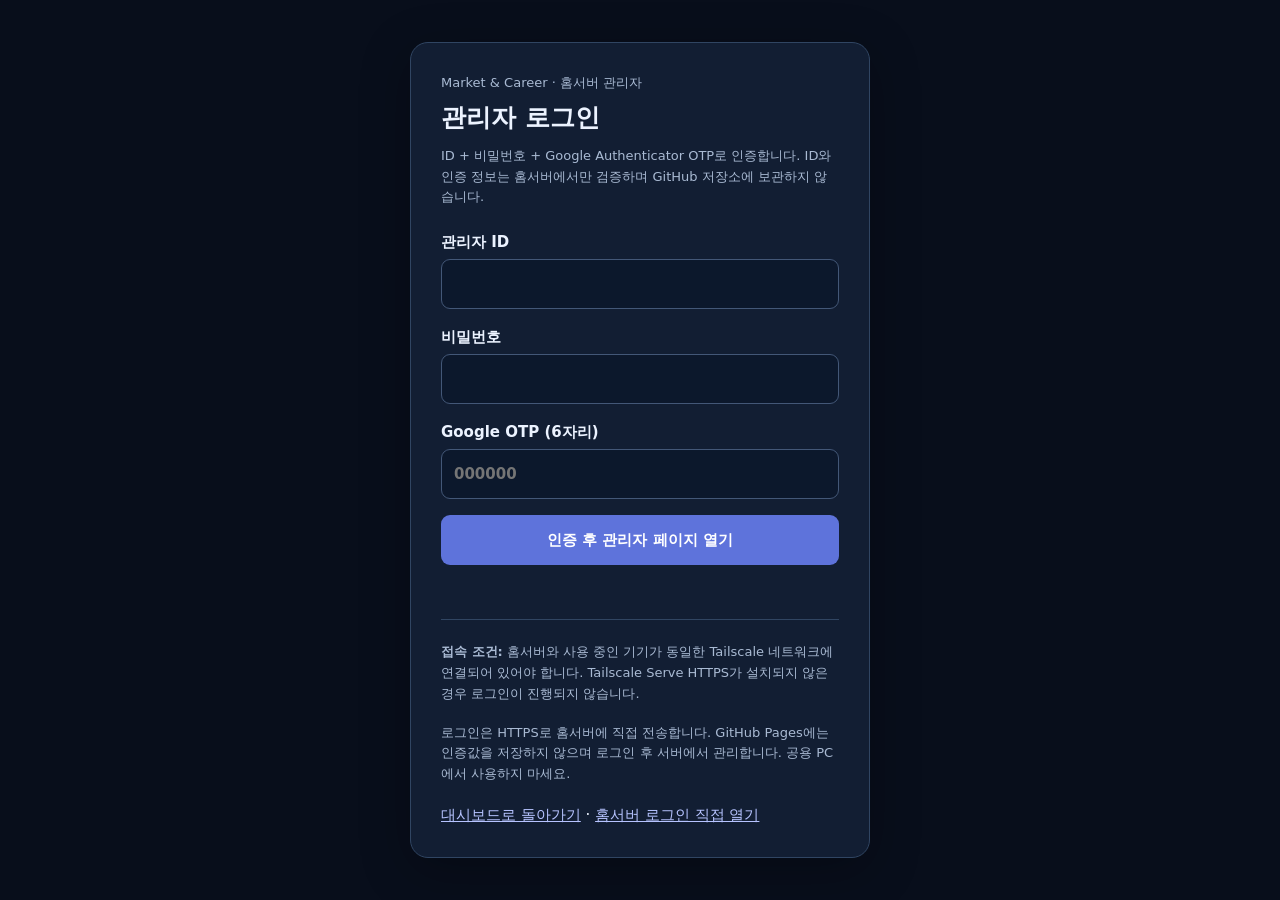
<file: admin.html>
<!doctype html>
<html lang="ko">
<head>
<meta charset="utf-8">
<meta name="viewport" content="width=device-width,initial-scale=1">
<meta name="robots" content="noindex,nofollow">
<meta http-equiv="Content-Security-Policy" content="default-src 'none'; style-src 'unsafe-inline'; script-src 'self'; connect-src https://heh-heh.tail39e546.ts.net:8444; form-action https://heh-heh.tail39e546.ts.net:8444; base-uri 'none'; object-src 'none'; frame-ancestors 'none'">
<meta name="referrer" content="no-referrer">
<title>관리자 로그인 · Market & Career</title>
<style>
:root{color-scheme:dark;--bg:#080e1b;--panel:#121e33;--line:#304562;--text:#ecf3ff;--muted:#a9bad3;--accent:#8496ff}
*{box-sizing:border-box}body{margin:0;min-height:100vh;background:var(--bg);color:var(--text);font:15px/1.6 system-ui,-apple-system,"Noto Sans KR",sans-serif;display:grid;place-items:center;padding:24px}main{width:min(100%,460px);background:var(--panel);border:1px solid var(--line);border-radius:18px;padding:30px;box-shadow:0 12px 50px #0004}h1{margin:4px 0 8px;font-size:25px}p{margin:6px 0 18px}.muted{color:var(--muted);font-size:13px}form{display:grid;gap:16px;margin:22px 0 12px}label{font-weight:600;display:grid;gap:5px}input{font:inherit;color:var(--text);background:#0c182c;border:1px solid #435777;border-radius:9px;padding:12px;width:100%}input:focus{outline:2px solid var(--accent)}button{font:inherit;background:#5e73db;border:0;border-radius:9px;color:white;font-weight:700;padding:13px;cursor:pointer}button:disabled{opacity:.6;cursor:wait}a{color:#b6c3ff}.status{min-height:22px;font-size:13px;color:#ffb9c6}.fine{border-top:1px solid var(--line);padding-top:16px;margin-top:20px}
</style>
</head>
<body>
<main>
  <div class="muted">Market & Career · 홈서버 관리자</div>
  <h1>관리자 로그인</h1>
  <p class="muted">ID + 비밀번호 + Google Authenticator OTP로 인증합니다. ID와 인증 정보는 홈서버에서만 검증하며 GitHub 저장소에 보관하지 않습니다.</p>
  <form id="login">
    <label for="user">관리자 ID
      <input id="user" type="text" autocomplete="username" minlength="3" maxlength="32" pattern="[A-Za-z][A-Za-z0-9_-]{2,31}" required>
    </label>
    <label for="password">비밀번호
      <input id="password" type="password" autocomplete="current-password" required maxlength="256">
    </label>
    <label for="otp">Google OTP (6자리)
      <input id="otp" type="text" inputmode="numeric" pattern="[0-9]{6}" autocomplete="one-time-code" maxlength="6" required placeholder="000000">
    </label>
    <button id="submit" type="submit">인증 후 관리자 페이지 열기</button>
  </form>
  <div id="status" class="status" role="status" aria-live="polite"></div>
  <div class="fine">
    <p class="muted"><strong>접속 조건:</strong> 홈서버와 사용 중인 기기가 동일한 Tailscale 네트워크에 연결되어 있어야 합니다. Tailscale Serve HTTPS가 설치되지 않은 경우 로그인이 진행되지 않습니다.</p>
    <p class="muted">로그인은 HTTPS로 홈서버에 직접 전송합니다. GitHub Pages에는 인증값을 저장하지 않으며 로그인 후 서버에서 관리합니다. 공용 PC에서 사용하지 마세요.</p>
    <a href="./">대시보드로 돌아가기</a> · <a href="https://heh-heh.tail39e546.ts.net:8444/" rel="noreferrer">홈서버 로그인 직접 열기</a>
  </div>
</main>
<script src="./admin-login.js" defer></script>
</body>
</html>
</file>
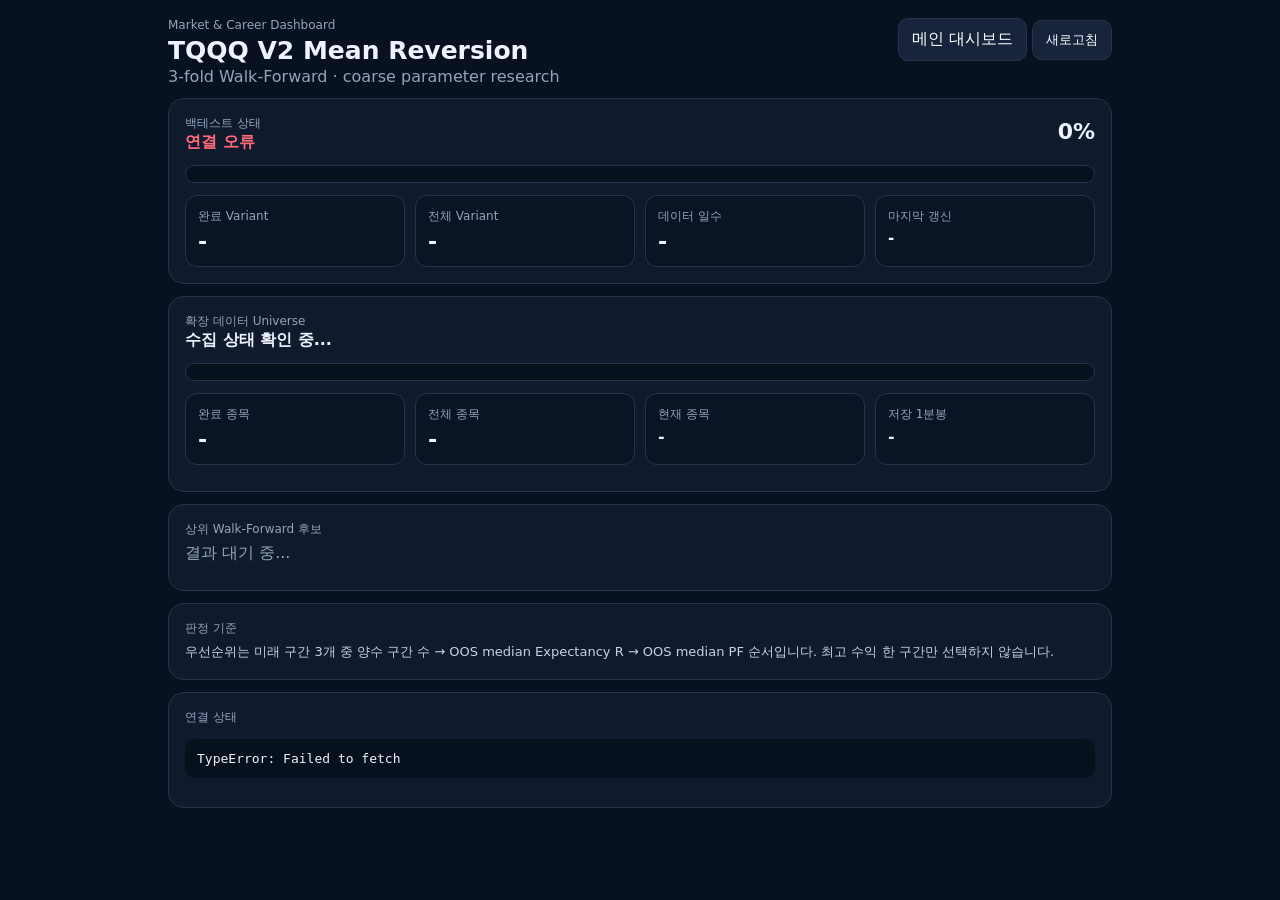
<file: backtest-v2.html>
<!doctype html>
<html lang="ko">
<head>
<meta charset="utf-8">
<meta name="viewport" content="width=device-width,initial-scale=1,viewport-fit=cover">
<title>TQQQ V2 백테스트</title>
<style>
:root{color-scheme:dark;--bg:#08111f;--card:#101a2d;--line:#26344d;--muted:#93a4bd;--ok:#47d18c;--bad:#ff6b7a;--accent:#6aa8ff}
*{box-sizing:border-box}body{margin:0;background:var(--bg);color:#eef4ff;font-family:system-ui,-apple-system,Segoe UI,Roboto,sans-serif}
.wrap{max-width:980px;margin:auto;padding:18px}.top{display:flex;justify-content:space-between;align-items:flex-start;gap:12px;flex-wrap:wrap}
h1{font-size:25px;margin:4px 0 2px}.sub,.muted{color:var(--muted)}.card{background:var(--card);border:1px solid var(--line);border-radius:16px;padding:16px;margin-top:12px}
.grid{display:grid;grid-template-columns:repeat(4,1fr);gap:10px}.stat{background:#0b1425;border:1px solid var(--line);border-radius:12px;padding:12px}
.label{font-size:12px;color:var(--muted)}.value{font-size:22px;font-weight:800;margin-top:4px}.bar{height:18px;background:#07101d;border:1px solid var(--line);border-radius:99px;overflow:hidden;margin-top:12px}.bar i{display:block;height:100%;width:0;background:linear-gradient(90deg,var(--accent),var(--ok));transition:width .35s}
.status{font-weight:800}.ok{color:var(--ok)}.bad{color:var(--bad)}button,a.btn{background:#17243c;color:#fff;border:1px solid var(--line);border-radius:10px;padding:10px 13px;text-decoration:none;display:inline-block}
.variants{display:grid;grid-template-columns:repeat(2,1fr);gap:10px;margin-top:10px}.variant{background:#0b1425;border:1px solid var(--line);border-radius:12px;padding:13px}.rank{font-weight:900;font-size:18px}.mini{font-size:13px;color:#c7d2e5;line-height:1.6;margin-top:5px}
.fold{margin-top:8px;padding-top:8px;border-top:1px solid var(--line)}pre{white-space:pre-wrap;word-break:break-word;background:#07101d;padding:12px;border-radius:10px;max-height:260px;overflow:auto}
@media(max-width:720px){.grid{grid-template-columns:1fr 1fr}.variants{grid-template-columns:1fr}.wrap{padding:12px}.value{font-size:19px}}
</style>
</head>
<body>
<div class="wrap">
  <div class="top">
    <div><div class="label">Market & Career Dashboard</div><h1>TQQQ V2 Mean Reversion</h1><div class="sub">3-fold Walk-Forward · coarse parameter research</div></div>
    <div><a class="btn" href="./">메인 대시보드</a> <button id="refresh">새로고침</button></div>
  </div>

  <div class="card">
    <div class="top"><div><div class="label">백테스트 상태</div><div id="status" class="status">확인 중...</div></div><div id="pct" class="value">0%</div></div>
    <div class="bar"><i id="bar"></i></div>
    <div class="grid" style="margin-top:12px">
      <div class="stat"><div class="label">완료 Variant</div><div id="done" class="value">-</div></div>
      <div class="stat"><div class="label">전체 Variant</div><div id="total" class="value">-</div></div>
      <div class="stat"><div class="label">데이터 일수</div><div id="days" class="value">-</div></div>
      <div class="stat"><div class="label">마지막 갱신</div><div id="updated" class="value" style="font-size:15px">-</div></div>
    </div>
  </div>

  <div class="card">
    <div class="label">확장 데이터 Universe</div>
    <div id="universeStatus" class="status">수집 상태 확인 중...</div>
    <div class="bar"><i id="universeBar"></i></div>
    <div class="grid" style="margin-top:12px">
      <div class="stat"><div class="label">완료 종목</div><div id="universeDone" class="value">-</div></div>
      <div class="stat"><div class="label">전체 종목</div><div id="universeTotal" class="value">-</div></div>
      <div class="stat"><div class="label">현재 종목</div><div id="universeCurrent" class="value" style="font-size:16px">-</div></div>
      <div class="stat"><div class="label">저장 1분봉</div><div id="universeRows" class="value" style="font-size:16px">-</div></div>
    </div>
    <div id="universeSymbols" class="mini" style="margin-top:10px"></div>
  </div>

  <div class="card">
    <div class="label">상위 Walk-Forward 후보</div>
    <div id="summary" class="sub" style="margin-top:5px">결과 대기 중...</div>
    <div id="variants" class="variants"></div>
  </div>

  <div class="card">
    <div class="label">판정 기준</div>
    <div class="mini">우선순위는 미래 구간 3개 중 양수 구간 수 → OOS median Expectancy R → OOS median PF 순서입니다. 최고 수익 한 구간만 선택하지 않습니다.</div>
  </div>

  <div class="card">
    <div class="label">연결 상태</div>
    <pre id="debug">API 확인 중...</pre>
  </div>
</div>
<script>
const API="https://35.79.235.14";
const $=id=>document.getElementById(id);
const esc=s=>String(s??"").replace(/[&<>"]/g,m=>({"&":"&amp;","<":"&lt;",">":"&gt;",'"':"&quot;"}[m]));
function fmtTime(sec){if(!sec)return"-";try{return new Date(Number(sec)*1000).toLocaleString("ko-KR",{hour12:false})}catch{return"-"}}
function variantCard(x,i){
 const p=x.params||{},folds=x.folds||[];
 const stable=Number(x.positiveTestFolds||0);
 return '<div class="variant">'+
   '<div class="top"><div class="rank">#'+(i+1)+' '+esc(p.id||"-")+'</div><div class="'+(stable===3?"ok":stable>=2?"":"bad")+'">'+stable+'/3 OOS</div></div>'+
   '<div class="mini">Z ≤ -'+Number(p.z_entry||0).toFixed(1)+' · ER ≤ '+Number(p.er_max||0).toFixed(2)+' · RVOL ≤ '+Number(p.rvol_max||0).toFixed(1)+'<br>Stop '+Number(p.stop_atr||0).toFixed(1)+' ATR · '+esc((p.start||[]).join(":"))+'~'+esc((p.end||[]).join(":"))+'</div>'+
   '<div class="mini"><b>Median OOS</b> expR '+Number(x.medianTestExpectancyR||0).toFixed(4)+' · PF '+Number(x.medianTestProfitFactorR||0).toFixed(3)+' · trades '+Number(x.testTrades||0)+'</div>'+
   folds.map((f,j)=>'<div class="fold mini"><b>Fold '+(j+1)+'</b><br>Train: n='+Number(f.train?.trades||0)+' expR='+Number(f.train?.expectancyR||0).toFixed(4)+' PF='+Number(f.train?.profitFactorR||0).toFixed(3)+'<br>OOS: n='+Number(f.test?.trades||0)+' expR='+Number(f.test?.expectancyR||0).toFixed(4)+' PF='+Number(f.test?.profitFactorR||0).toFixed(3)+'</div>').join("")+
 '</div>';
}
async function load(){
 try{
   const r=await fetch(API+"/api/backtest/monitor?"+Date.now(),{cache:"no-store"});
   const d=await r.json();
   if(!d.ok)throw new Error(d.error||"API error");
   const multi=d.multiStrategy||{};
   const eu=multi.expandedUniverse||{};
   const euDone=(eu.completedSymbols||[]).length, euTotal=Number(eu.totalSymbols||0);
   const euPct=euTotal?Math.max(0,Math.min(100,100*euDone/euTotal)):0;
   $("universeBar").style.width=euPct+"%";
   $("universeDone").textContent=euDone.toLocaleString();
   $("universeTotal").textContent=euTotal?euTotal.toLocaleString():"-";
   $("universeCurrent").textContent=eu.currentSymbol||"-";
   $("universeRows").textContent=eu.storedRows!=null?Number(eu.storedRows).toLocaleString():"-";
   if(eu.running){
     $("universeStatus").innerHTML='<span class="ok">● 수집 중</span> · '+euPct.toFixed(0)+'%';
   }else if(eu.phase==="completed"){
     $("universeStatus").innerHTML='<span class="ok">✓ 수집 완료</span>';
   }else if(eu.phase==="completed_with_errors"){
     $("universeStatus").innerHTML='<span class="bad">일부 오류</span>';
   }else{
     $("universeStatus").textContent="아직 확장 수집을 시작하지 않았습니다.";
   }
   const missing=(eu.symbols||[]).filter(x=>!(eu.completedSymbols||[]).includes(x));
   $("universeSymbols").textContent=euTotal?("완료 "+euDone+"/"+euTotal+(missing.length?" · 남음: "+missing.slice(0,12).join(", ")+(missing.length>12?" …":""):"")):"30종목 연구 Universe 준비됨";
   const v2=multi.v2Research||{}, st=v2.state||{}, res=v2.result||{};
   const pct=Math.max(0,Math.min(100,Number(st.progress||(v2.resultReady?100:0))));
   $("pct").textContent=pct.toFixed(0)+"%"; $("bar").style.width=pct+"%";
   $("done").textContent=Number(st.completedVariants||0).toLocaleString();
   $("total").textContent=Number(st.totalVariants||res.variantsTested||0).toLocaleString();
   $("days").textContent=Number(res.days||0).toLocaleString();
   $("updated").textContent=fmtTime(st.updatedAt);
   if(st.running){
     $("status").innerHTML='<span class="ok">● 계산 중</span>';
   }else if(v2.resultReady){
     $("status").innerHTML='<span class="ok">✓ 완료</span>';
   }else{
     $("status").textContent="대기";
   }
   const top=res.top||st.top||[];
   $("summary").textContent=v2.resultReady?"완료 · "+Number(res.variantsTested||0)+"개 variant 검증":"계산 중 · 현재 상위 후보";
   $("variants").innerHTML=top.length?top.slice(0,5).map(variantCard).join(""):'<div class="muted">아직 상위 후보가 없습니다.</div>';
   $("debug").textContent="API 연결 정상\nengine="+(d.engine||"-")+"\nphase="+(d.phase||"-")+"\nV2 resultReady="+Boolean(v2.resultReady);
 }catch(e){
   $("status").innerHTML='<span class="bad">연결 오류</span>';
   $("debug").textContent=String(e);
 }
}
$("refresh").onclick=load;
load();
setInterval(load,3000);
</script>
</body>
</html>
</file>
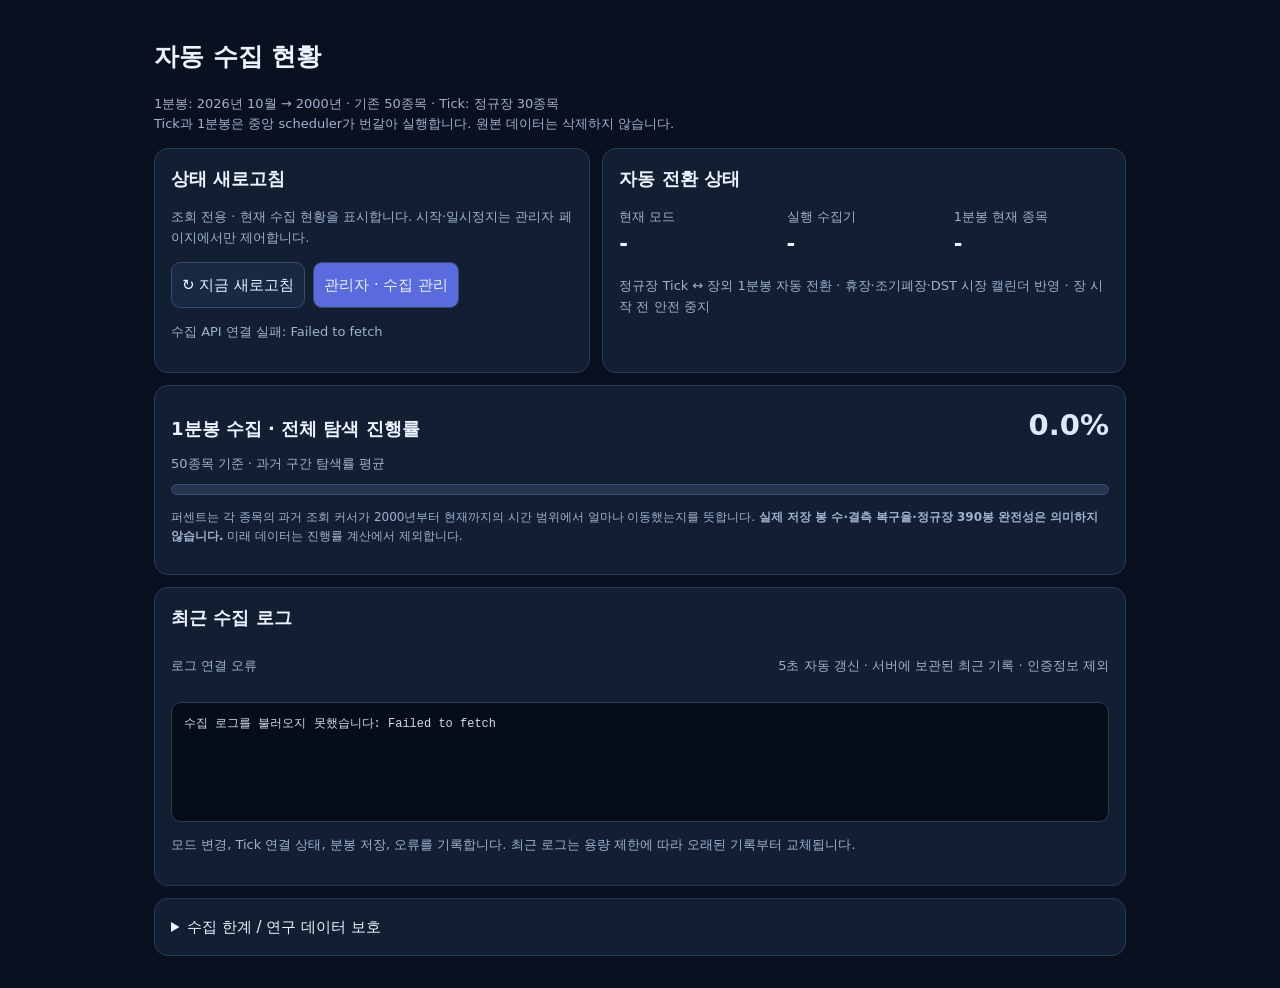
<file: collection.html>
<!doctype html>
<html lang="ko"><head><meta charset="utf-8"><meta name="viewport" content="width=device-width,initial-scale=1"><meta name="robots" content="noindex,nofollow"><title>자동 수집 현황</title>
<style>
:root{color-scheme:dark}*{box-sizing:border-box}body{margin:0;background:#091120;color:#edf3ff;font:15px/1.6 system-ui,sans-serif}main{max-width:1000px;margin:auto;padding:20px 14px}h1{font-size:25px}h2{font-size:18px;margin:0 0 10px}.card{background:#121e32;border:1px solid #293b58;border-radius:14px;padding:16px;margin:12px 0}.muted{color:#a0b1ce;font-size:13px}.actions,.stats{display:flex;gap:10px;flex-wrap:wrap}button,input{font:inherit;border-radius:9px;padding:10px;border:1px solid #394a68;background:#182944;color:inherit}button{cursor:pointer}button.primary{background:#596bde}button:disabled{opacity:.45;cursor:not-allowed}.stats>div{flex:1;min-width:130px}.value{font-size:21px;font-weight:700}.symbols{display:grid;grid-template-columns:repeat(auto-fit,minmax(240px,1fr));gap:10px}.symbol{padding:12px;border:1px solid #293b58;border-radius:10px;overflow-wrap:anywhere}.warn{color:#ffcc75}.error{color:#ff8e98}#message{white-space:pre-wrap}.event-log{background:#070d18;border:1px solid #293b58;border-radius:10px;padding:12px;white-space:pre-wrap;overflow-wrap:anywhere;font:12px/1.65 ui-monospace,SFMono-Regular,Consolas,monospace;max-height:350px;min-height:120px;overflow:auto;color:#cfdbed}.event-meta{display:flex;justify-content:space-between;gap:8px;flex-wrap:wrap}.overview{display:grid;grid-template-columns:minmax(0,1fr) minmax(0,1.2fr);gap:12px;align-items:stretch}.overview>.card{margin:0}.overview-actions{display:flex;gap:8px;flex-wrap:wrap;margin:14px 0}.overview-actions a{display:inline-block;color:#edf3ff;border:1px solid #394a68;background:#596bde;padding:10px;border-radius:9px;text-decoration:none}.overview .stats{gap:12px}.overview .stats>div{min-width:105px}.progress-head{display:flex;align-items:baseline;justify-content:space-between;gap:12px;flex-wrap:wrap}.progress-number{font-size:29px;font-weight:850;color:#dfe6ff;font-variant-numeric:tabular-nums}.progress-track{height:11px;background:#263650;border:1px solid #3a4e70;border-radius:999px;overflow:hidden;margin:9px 0 7px}.progress-track>span{display:block;height:100%;width:0;background:linear-gradient(90deg,#6977f0,#5ac9a6);border-radius:999px;transition:width .35s}.symbol-head{display:flex;align-items:baseline;justify-content:space-between;gap:8px}.symbol-pct{font-size:20px;font-weight:850;font-variant-numeric:tabular-nums;color:#c6d3ff}.symbol .progress-track{height:9px;margin:9px 0}.progress-note{font-size:12px;color:#a0b1ce;line-height:1.6}summary{cursor:pointer}a{color:#aebaff}input{max-width:100%}@media(max-width:800px){.overview{grid-template-columns:1fr}.overview .stats>div{min-width:88px}}
</style></head><body><main>
<h1>자동 수집 현황</h1>
<p class="muted">1분봉: 2026년 10월 → 2000년 · 기존 50종목 · Tick: 정규장 30종목<br>Tick과 1분봉은 중앙 scheduler가 번갈아 실행합니다. 원본 데이터는 삭제하지 않습니다.</p>
<div class="overview">
<section class="card"><h2>상태 새로고침</h2><p class="muted">조회 전용 · 현재 수집 현황을 표시합니다. 시작·일시정지는 관리자 페이지에서만 제어합니다.</p>
<div class="overview-actions"><button id="refresh" type="button">↻ 지금 새로고침</button><a href="https://heh-heh.github.io/market-career-dashboard/admin.html#collectors">관리자 · 수집 관리</a></div>
<p id="message" class="muted" role="status" aria-live="polite">상태 확인 중...</p></section>
<section class="card"><h2>자동 전환 상태</h2><div class="stats"><div><span class="muted">현재 모드</span><div id="mode" class="value">-</div></div><div><span class="muted">실행 수집기</span><div id="worker" class="value">-</div></div><div><span class="muted">1분봉 현재 종목</span><div id="current" class="value">-</div></div></div>
<p id="clock" class="muted"></p><p id="reason" class="warn"></p>
<p class="muted">정규장 Tick ↔ 장외 1분봉 자동 전환 · 휴장·조기폐장·DST 시장 캘린더 반영 · 장 시작 전 안전 중지</p></section>
</div>
<section class="card"><div class="progress-head"><div><h2>1분봉 수집 · 전체 탐색 진행률</h2><div class="muted">50종목 기준 · 과거 구간 탐색률 평균</div></div><div id="overallPct" class="progress-number" aria-live="polite">0.0%</div></div>
<div id="overallTrack" class="progress-track" role="progressbar" aria-label="전체 종목 과거 기간 탐색 진행률" aria-valuemin="0" aria-valuemax="100" aria-valuenow="0"><span id="overallBar"></span></div>
<p id="summary" class="muted"></p>
<p class="progress-note">퍼센트는 각 종목의 과거 조회 커서가 2000년부터 현재까지의 시간 범위에서 얼마나 이동했는지를 뜻합니다. <b>실제 저장 봉 수·결측 복구율·정규장 390봉 완전성은 의미하지 않습니다.</b> 미래 데이터는 진행률 계산에서 제외합니다.</p>
<div id="symbols" class="symbols"></div></section>
<section class="card"><h2>최근 수집 로그</h2>
<div class="event-meta"><p id="logSummary" class="muted">로그를 불러오는 중...</p><p class="muted">5초 자동 갱신 · 서버에 보관된 최근 기록 · 인증정보 제외</p></div>
<pre id="logEvents" class="event-log" aria-live="off">로그를 불러오는 중...</pre>
<p class="muted">모드 변경, Tick 연결 상태, 분봉 저장, 오류를 기록합니다. 최근 로그는 용량 제한에 따라 오래된 기록부터 교체됩니다.</p></section>
<details class="card"><summary>수집 한계 / 연구 데이터 보호</summary><p class="muted">2000~2026년 10월은 요청 범위입니다. 상장 이전 데이터나 Toss가 제공하지 않는 과거 데이터는 만들지 않습니다. 현재 이후의 10월 데이터도 미리 생성하지 않습니다. 누락일과 API 한계는 미검증으로 기록합니다.<br>2026 수집은 허용하지만 AI 연구·학습의 Final OOS gate는 CLOSED입니다. 연구 다운로드는 기존 2022~2025 범위를 유지합니다. Raw Tick은 LOSSY이며 완전한 거래소 tape가 아닙니다.</p></details>
</main><script>
'use strict';
// API-served page uses its own origin; static Pages copy uses the existing API.
const BASE=location.pathname.startsWith('/api/')?'':'https://35.79.235.14';
const el=id=>document.getElementById(id),text=(id,v)=>{const node=el(id);if(node)node.textContent=v};
const esc=v=>String(v??'-').replace(/[&<>"']/g,c=>({'&':'&amp;','<':'&lt;','>':'&gt;','"':'&quot;',"'":'&#39;'}[c]));
// Cursor-traversal progress only. A completed cursor is NOT verified candle coverage.
const EXPECTED_SYMBOLS=50;
function traversalPct(row,from,to){
  if(!(Number.isFinite(from)&&Number.isFinite(to)&&to>from))return 0;
  if(typeof row.historyCursor!=='string'||!row.historyCursor)return 0;
  const cursor=Date.parse(row.historyCursor);
  if(!Number.isFinite(cursor))return 0;
  return Math.round(Math.max(0,Math.min(100,(to-cursor)/(to-from)*100))*10)/10;
}
function progressRange(data,now=Date.now()){
  const from=Date.parse((data.collectionFrom||'2000-01-01')+'T00:00:00Z');
  const last=Date.parse((data.collectionTo||'2026-10-31')+'T23:59:59Z');
  return {from,to:Math.min(now,last)};
}
function progressTrack(id,pct){const track=el(id);track.setAttribute('aria-valuenow',String(pct));}
async function refresh(){
 try{
  const r=await fetch(BASE+'/api/research/collection50/status',{cache:'no-store'});
  const d=await r.json();if(!r.ok||!d.ok)throw Error(d.error||'HTTP '+r.status);
  const s=d.scheduler||{},rows=Array.isArray(d.symbols)?d.symbols:[];
  text('mode',(s.stale?'⚠ 오래된 상태 · ':'')+(s.mode||'미배포'));
  text('worker',({tick:'Tick',backfill:'1분봉'})[s.collector]||'대기');
  text('current',d.currentSymbol||'-');
  text('clock','ET '+(s.etTime||'-')+' · KST '+(s.kstTime||'-')+' · 정규장 '+(s.openAt||'-')+' ~ '+(s.closeAt||'-'));
  text('reason',s.reason||'');
  const range=progressRange(d),denom=Math.max(EXPECTED_SYMBOLS,rows.length);
  const percentBySymbol=rows.map(r=>({row:r,pct:traversalPct(r,range.from,range.to)}));
  const overall=Math.round(percentBySymbol.reduce((sum,x)=>sum+x.pct,0)/denom*10)/10;
  text('overallPct',overall.toFixed(1)+'%');
  el('overallBar').style.width=overall+'%';
  progressTrack('overallTrack',overall);
  text('summary',rows.length+'/'+denom+'종목 상태 · 누적 '+rows.reduce((n,r)=>n+(Number(r.stored)||0),0).toLocaleString()+'봉 · '+(d.collectionFrom||'2000-01-01')+' ~ '+(d.collectionTo||'2026-10-31')+' · 최신→과거');
  el('symbols').innerHTML=percentBySymbol.map(({row:r,pct})=>{
   const status=r.status||'대기';
   return '<div class="symbol"><div class="symbol-head"><b>'+esc(r.symbol)+'</b><span class="symbol-pct">'+pct.toFixed(1)+'%</span></div>'+
     '<div class="progress-track" role="progressbar" aria-label="'+esc(r.symbol)+' 과거 기간 탐색 진행률" aria-valuemin="0" aria-valuemax="100" aria-valuenow="'+pct+'"><span style="width:'+pct+'%"></span></div>'+
     '<div class="progress-note">기간 탐색률 · '+esc(status)+'</div>'+
     '<div class="muted">'+Number(r.stored||0).toLocaleString()+'봉 저장 · 요청 '+Number(r.restRequests||0)+'회<br>최신 '+esc(r.latestTimestamp)+'<br>최초 '+esc(r.oldestTimestamp)+'<br>다음 과거 cursor '+esc(r.historyCursor)+'<br>검증된 거래일 '+Number(r.verifiedTradingDays||0)+' · 누락 '+Number(r.missingTradingDays||0)+'<br>'+esc(r.errorCode||r.terminationReason||'')+'</div></div>';
  }).join('')||'<p class="muted">수집 시작 후 종목별 진행률이 표시됩니다.</p>';
  text('message',s.stale?'상태가 오래되었습니다. 관리자 페이지에서 확인하세요.':'자동 갱신 5초 · 제어 버튼은 관리자 페이지에만 있습니다.');
 }catch(e){text('message','수집 API 연결 실패: '+String(e.message||e))}
}
const logLabels={
 MODE_CHANGED:'자동 전환', WORKER_STARTED:'작업 시작', WORKER_EXITED:'작업 종료',
 WORKER_ERROR:'작업 오류', CANDLE_PAGE:'1분봉 저장', CANDLE_ERROR:'수집 오류',
 SCHEDULER_STOPPED:'스케줄러 종료', TICK_STATE:'Tick 연결'
};
const modeLabels={PAUSED:'일시정지',MARKET_CLOSED:'장외 · 1분봉',MARKET_OPEN:'정규장 · Tick',
 SWITCHING:'수집기 전환',ERROR:'오류'};
async function refreshLogs(){
 try{
  const response=await fetch(BASE+'/api/research/collection50/logs',{cache:'no-store'});
  const data=await response.json();
  if(!response.ok||!data.ok||!Array.isArray(data.events))throw Error(data.error||'HTTP '+response.status);
  const lines=data.events.map(row=>{
   const dt=new Date(row.at);
   const ts=Number.isNaN(dt.getTime())?'-':dt.toLocaleString('ko-KR',{timeZone:'Asia/Seoul',hour12:false});
   const label=logLabels[row.kind]||row.kind||'이벤트';
   const attrs=[];
   if(row.mode)attrs.push(modeLabels[row.mode]||row.mode);
   if(row.worker)attrs.push(row.worker==='tick'?'Tick':row.worker==='backfill'?'1분봉':row.worker);
   if(row.symbol)attrs.push(row.symbol);
   if(row.page!=null)attrs.push('페이지 '+row.page);
   if(row.added!=null)attrs.push('신규 '+row.added+'봉');
   if(row.stored!=null)attrs.push('누적 '+Number(row.stored).toLocaleString()+'봉');
   if(row.exitCode!=null)attrs.push('종료 코드 '+row.exitCode);
   if(row.code)attrs.push(String(row.code));
   return '['+ts+'] '+label+(attrs.length?' · '+attrs.join(' · '):'');
  });
  const panel=el('logEvents');
  const pinned=panel.scrollTop+panel.clientHeight>=panel.scrollHeight-40;
  panel.textContent=lines.join('\n')||'아직 저장된 수집 로그가 없습니다. 수집을 시작하면 여기에 기록됩니다.';
  if(pinned)panel.scrollTop=panel.scrollHeight;
  text('logSummary','서버 기록 '+lines.length+'건 표시 · 최근 로그부터 최대 120건');
 }catch(e){
  text('logSummary','로그 연결 오류');
  text('logEvents','수집 로그를 불러오지 못했습니다: '+String(e.message||e));
 }
}
el('refresh').onclick=()=>{refresh();refreshLogs()};
refresh();refreshLogs();
setInterval(()=>{refresh();refreshLogs()},5000);
</script></body></html>
</file>
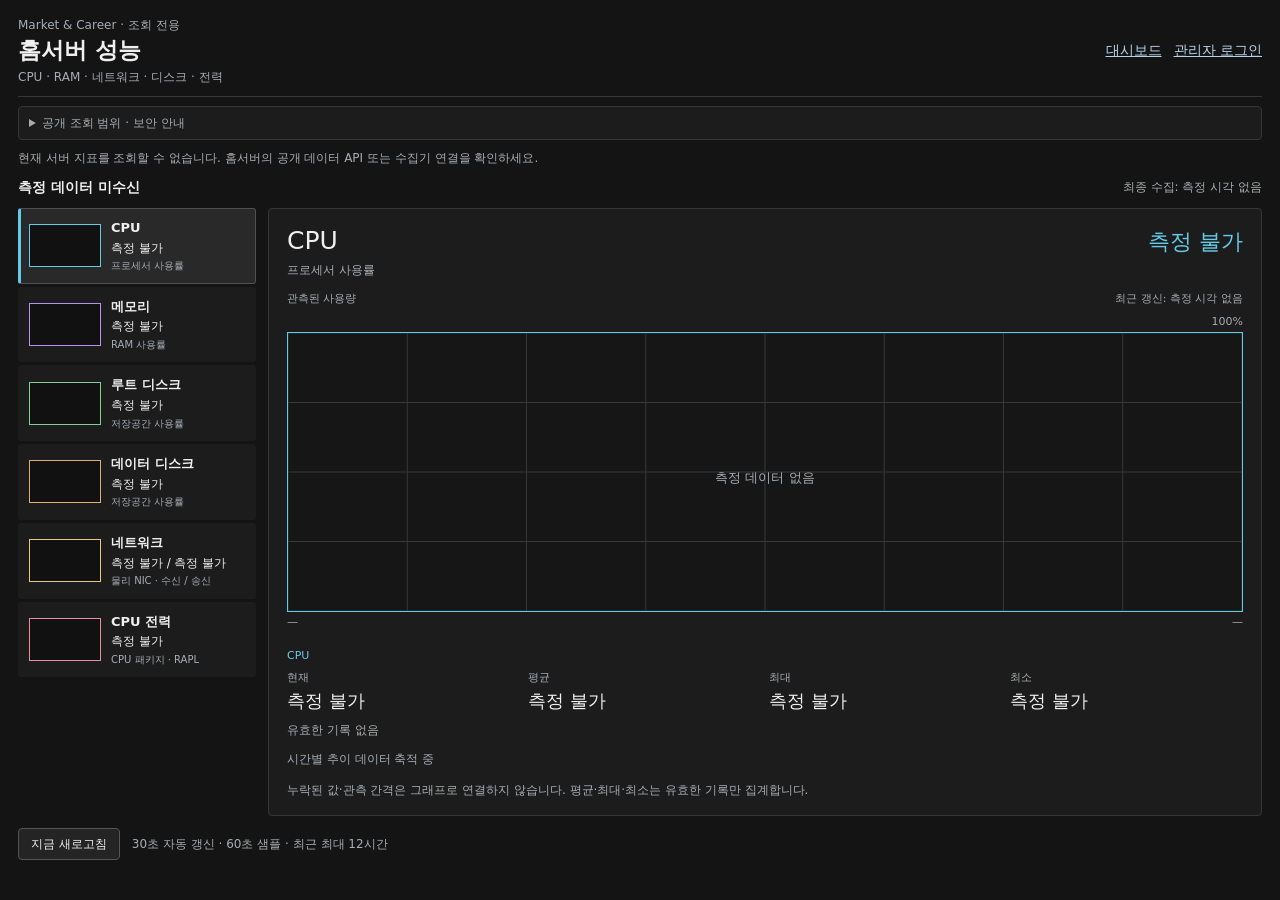
<file: server-status.html>
<!doctype html>
<html lang="ko"><head>
<meta charset="utf-8"><meta name="viewport" content="width=device-width,initial-scale=1">
<meta name="referrer" content="no-referrer">
<meta http-equiv="Content-Security-Policy" content="default-src 'none'; script-src 'self'; style-src 'self'; connect-src 'self' https://heh-heh.tail39e546.ts.net https://heh-heh.tail39e546.ts.net:443; base-uri 'none'; object-src 'none'; form-action 'none'">
<meta name="robots" content="noindex,nofollow">
<title>서버 상태 · Market & Career</title>
<link rel="stylesheet" href="server-metrics.css?v=gpu-merged-20261030-r2">
</head><body class="metric-page">
<main class="metric-wrap">
  <header class="metric-top">
    <div><div class="metric-muted">Market & Career · 조회 전용</div><h1>홈서버 성능</h1><p class="metric-muted">CPU · RAM · 네트워크 · 디스크 · 전력</p></div>
    <nav aria-label="페이지 이동"><a href="./">대시보드</a><a href="./admin.html">관리자 로그인</a></nav>
  </header>
  <details class="metric-note"><summary>공개 조회 범위 · 보안 안내</summary><p>이 화면은 누구나 열람할 수 있는 서버 사용량 요약만 제공합니다. API 키·내부 IP·명령·로그·프로세스 정보는 포함하지 않습니다. 설정 변경과 상세 진단은 Tailscale 전용 관리자에서만 가능합니다.</p></details>
  <div id="metricStatus" class="metric-muted">서버의 최신 측정값을 불러오는 중…</div>
  <div id="serverMetrics"></div>
  <div class="metric-footer">
    <button type="button" id="refreshMetrics">지금 새로고침</button>
    <span class="metric-muted">30초 자동 갱신 · 60초 샘플 · 최근 최대 12시간</span>
  </div>
</main>
<script src="./dashboard-config.js" defer></script>
<script src="./server-metrics.js?v=gpu-merged-20261030-r2" defer></script>
<script src="./server-status.js" defer></script>
</body></html>
</file>
<file: research-export.css>
#researchExportCenter{min-width:0}#researchExportCenter p,#researchExportCenter small{font-size:12px;color:var(--muted,#a7b2c5);overflow-wrap:anywhere}#researchExportCenter button{padding:10px 12px;min-height:42px;cursor:pointer;border-radius:8px;border:1px solid #607089;background:transparent;color:inherit;font-size:12px}#researchExportCenter button:disabled{opacity:.5}#researchExportCenter h4{margin:18px 0 8px}#exportMessage{padding:12px 0;font-size:13px;overflow-wrap:anywhere}.export-actions,.export-dates{display:flex;gap:8px;flex-wrap:wrap}.export-source,.export-job{display:flex;flex-direction:column;gap:5px;padding:10px 0;border-bottom:1px solid #60708955;font-size:12px}.export-job strong{color:#ffba86;overflow-wrap:anywhere}.export-job button{align-self:flex-start}.export-run{display:flex;gap:8px;font-size:12px;padding:8px 0;align-items:flex-start}.export-run small{display:block}.export-run span{overflow-wrap:anywhere;min-width:0}#exportRuns{max-height:300px;overflow:auto}.export-symbols{display:grid;grid-template-columns:repeat(auto-fit,minmax(85px,1fr));gap:8px;max-height:220px;overflow:auto;margin:12px 0;font-size:12px}.export-dates label{flex:1;min-width:135px}.export-dates input,#exportType{width:100%;box-sizing:border-box;min-height:40px;border:1px solid #607089;border-radius:6px;background:transparent;color:inherit;padding:8px}.export-dates{margin-bottom:12px}.export-table{overflow-x:auto}.export-table table{border-collapse:collapse;font-size:11px;min-width:780px}.export-table td,.export-table th{text-align:left;padding:8px;border-bottom:1px solid #60708955;max-width:180px;overflow-wrap:anywhere}#researchExportCenter input[type=checkbox]{min-width:20px;min-height:20px;margin:0}#researchExportCenter select option{background:#172034;color:#fff}
</file>
<file: server-metrics.css>
:root{color-scheme:dark;--metric-bg:#141414;--metric-panel:#1c1c1c;--metric-line:#363636;--metric-text:#efefef;--metric-muted:#a7adb4}
.metric-page{margin:0;background:var(--metric-bg);color:var(--metric-text);font:14px/1.5 system-ui,-apple-system,"Noto Sans KR",sans-serif}
.metric-wrap{max-width:1540px;margin:0 auto;padding:16px 18px 28px}
.metric-top{display:flex;justify-content:space-between;align-items:center;gap:16px;border-bottom:1px solid var(--metric-line);padding-bottom:10px}
.metric-top h1{font-size:23px;line-height:1.3;margin:2px 0}.metric-top p{margin:0}.metric-top nav{display:flex;gap:12px;flex-wrap:wrap}.metric-top a{color:#b6d2ec}
.metric-muted{color:var(--metric-muted);font-size:12px}
.metric-note{background:var(--metric-panel);border:1px solid var(--metric-line);border-radius:4px;padding:7px 10px;margin:9px 0;font-size:12px;color:var(--metric-muted)}
.metric-note summary{cursor:pointer;list-style-position:inside}.metric-note p{margin:5px 0 0}
.metric-intro{display:flex;justify-content:space-between;align-items:center;gap:8px;flex-wrap:wrap;margin:10px 0}.metric-intro strong{font-size:14px}
.metric-workbench,.metric-workbench *{box-sizing:border-box}
.metric-workbench{display:grid;grid-template-columns:238px minmax(0,1fr);gap:12px;align-items:start;color:var(--metric-text);font:13px/1.45 system-ui,-apple-system,"Noto Sans KR",sans-serif;min-width:0}
.metric-resource-list{display:grid;gap:3px;min-width:0}
.metric-resource{--metric-accent:#63cbe8;display:flex;align-items:center;gap:10px;width:100%;min-width:0;text-align:left;padding:10px 8px;border:1px solid transparent;border-left:3px solid transparent;border-radius:3px;background:var(--metric-panel);color:var(--metric-text);font:inherit;cursor:pointer}
.metric-resource:hover{background:#252525;border-color:#4b4b4b}
.metric-resource.is-selected{background:#292929;border-color:#505050;border-left-color:var(--metric-accent)}
.metric-resource:focus-visible{outline:2px solid var(--metric-accent);outline-offset:-2px}
.metric-resource-text{display:flex;flex-direction:column;min-width:0;gap:2px}.metric-resource-title{font-size:13px;font-weight:600}.metric-resource-value{font-variant-numeric:tabular-nums;font-size:12px;overflow-wrap:anywhere}.metric-resource small{font-size:10px;line-height:1.35}
.metric-spark{display:block;flex:0 0 72px;width:72px;height:43px;border:1px solid var(--metric-accent);background:#111;overflow:hidden}
.metric-detail{min-width:0;padding:16px 18px;border:1px solid var(--metric-line);border-radius:4px;background:var(--metric-panel);--metric-accent:#63cbe8}
.metric-cpu{--metric-accent:#63cbe8}.metric-memory{--metric-accent:#bb91ed}.metric-root{--metric-accent:#85ce93}.metric-data{--metric-accent:#e4ac71}.metric-network{--metric-accent:#e4cb76}.metric-power{--metric-accent:#ec8d9f}.metric-gpu{--metric-accent:#929aef}
.metric-detail-head{display:flex;align-items:baseline;justify-content:space-between;flex-wrap:wrap;gap:6px 16px}.metric-detail-head h2{margin:0;font-size:25px;font-weight:500;line-height:1.3}.metric-current{font-size:22px;line-height:1.4;color:var(--metric-accent);font-variant-numeric:tabular-nums;overflow-wrap:anywhere;max-width:100%}
.metric-detail-sub{margin:4px 0 12px}.metric-detail-meta{display:flex;justify-content:space-between;flex-wrap:wrap;gap:6px;font-size:11px;color:var(--metric-muted);margin-bottom:5px}
.metric-graph{display:block;width:100%;height:280px;border:1px solid var(--metric-accent);background:#161616;overflow:hidden}.metric-gridline{stroke:#34383b;stroke-width:1;vector-effect:non-scaling-stroke}.metric-axis{fill:#b0b7be;font-size:11px}.metric-empty-label{fill:#a7adb4;font-size:15px}
.metric-statistics{display:grid;gap:10px;margin-top:16px}.metric-stat-group h3{font-size:11px;font-weight:500;margin:0 0 6px;color:var(--metric-accent)}.metric-stat-values{display:grid;grid-template-columns:repeat(4,minmax(0,1fr));gap:8px;margin:0}.metric-stat-values dt{color:var(--metric-muted);font-size:11px}.metric-stat-values dd{margin:2px 0 0;font-size:18px;font-variant-numeric:tabular-nums;overflow-wrap:anywhere}.metric-stat-group p{margin:8px 0 0}
.metric-footnote{line-height:1.55;margin:10px 0 0}.metric-footer{display:flex;align-items:center;gap:12px;flex-wrap:wrap;margin-top:12px}.metric-footer button{background:#242424;color:var(--metric-text);border:1px solid #555;border-radius:4px;padding:6px 12px;font:12px/1.5 system-ui,sans-serif;cursor:pointer}.metric-footer button:focus-visible{outline:2px solid #63cbe8;outline-offset:2px}
@media(max-width:900px){.metric-workbench{grid-template-columns:208px minmax(0,1fr);gap:8px}.metric-spark{flex-basis:54px;width:54px}.metric-detail{padding:12px}.metric-current{font-size:20px}.metric-stat-values dd{font-size:16px}}
@media(max-width:690px){.metric-wrap{padding:12px}.metric-top{align-items:flex-start;flex-direction:column;gap:6px}.metric-top h1{font-size:21px}.metric-workbench{grid-template-columns:minmax(0,1fr);gap:10px}.metric-resource-list{display:grid;grid-template-columns:repeat(2,minmax(0,1fr));gap:5px}.metric-resource{gap:7px;padding:8px 6px;align-items:flex-start}.metric-spark{flex-basis:40px;width:40px;height:37px}.metric-resource-title{font-size:12px}.metric-resource-value{font-size:11px}.metric-resource small{display:none}.metric-detail-head h2{font-size:23px}.metric-current{font-size:20px}.metric-graph{height:225px}.metric-stat-values{grid-template-columns:repeat(2,minmax(0,1fr));gap:12px}.metric-stat-values dd{font-size:18px}}

.metric-chart{position:relative;min-width:0}.metric-chart-scale{text-align:right;font-size:11px;line-height:20px;color:var(--metric-muted)}.metric-time-axis{display:flex;justify-content:space-between;font-size:11px;line-height:20px;color:var(--metric-muted)}.metric-chart-empty{position:absolute;left:0;right:0;top:45%;text-align:center;font-size:13px;color:var(--metric-muted);pointer-events:none}.metric-network .metric-stat-group:nth-child(2) h3{color:#6aaef1}

/* One GPU navigation entry expands to four side-by-side readings/charts. */
.metric-gpu-panels{display:grid;grid-template-columns:repeat(2,minmax(0,1fr));gap:12px;align-items:stretch}
.metric-gpu-panel{min-width:0;padding:12px;border:1px solid var(--metric-line);border-radius:5px;background:#171a1e;--metric-accent:#929aef}
.metric-gpu-panel:nth-child(2){--metric-accent:#86badc}
.metric-gpu-panel:nth-child(3){--metric-accent:#e8a36d}
.metric-gpu-panel:nth-child(4){--metric-accent:#cf94d9}
.metric-gpu-panel h3{margin:0 0 4px;font-size:14px;color:var(--metric-text)}
.metric-gpu-panel .metric-current{font-size:20px;line-height:1.3}
.metric-gpu-panel .metric-graph{height:156px}
.metric-gpu-panel .metric-chart{margin-top:7px}
.metric-gpu-panel .metric-muted{line-height:1.5}
@media(max-width:980px){.metric-gpu-panels{grid-template-columns:minmax(0,1fr)}.metric-gpu-panel .metric-graph{height:165px}}

/* Override admin page's generic graph-height rule for the four GPU charts. */
.server-performance-frame .metric-gpu-panel .metric-graph{height:156px}
@media(max-width:980px){.server-performance-frame .metric-gpu-panel .metric-graph{height:165px}}
</file>
